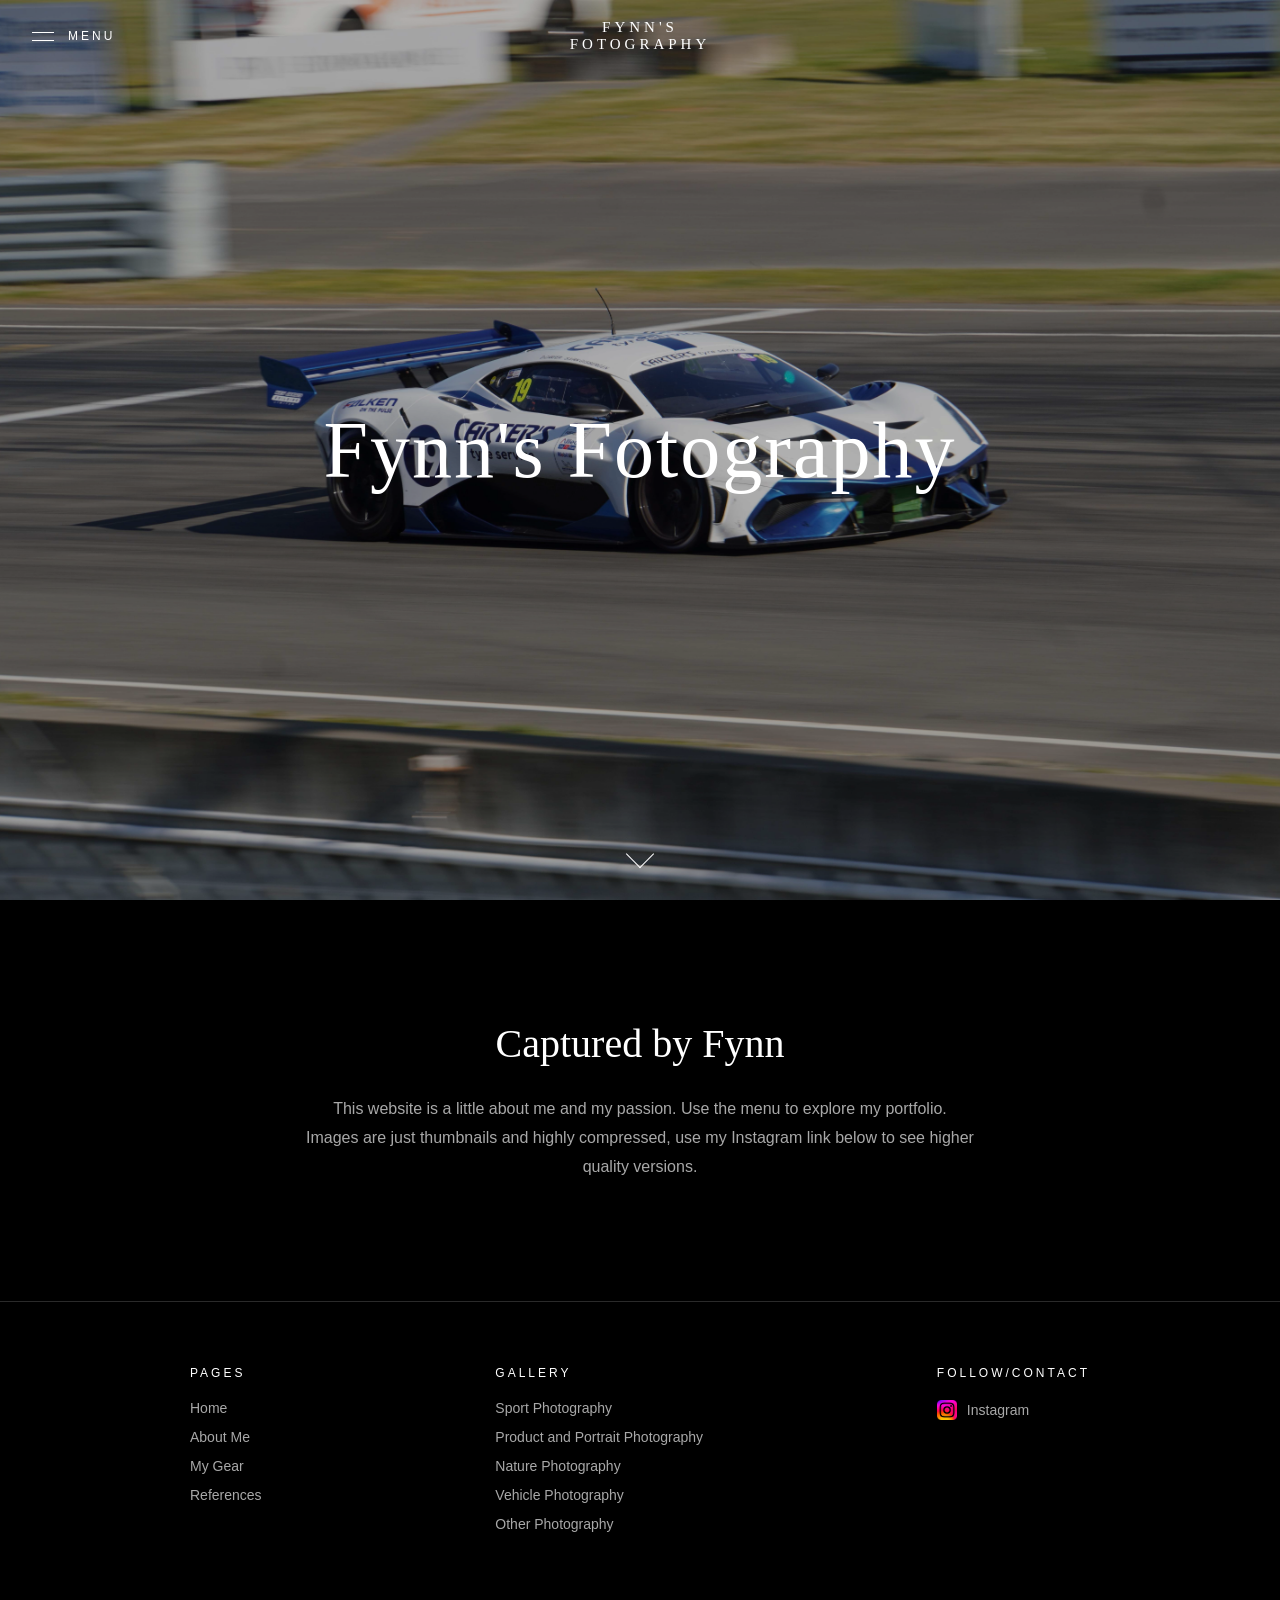
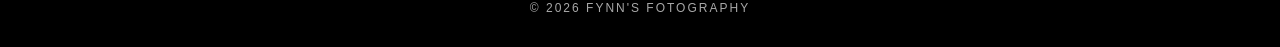
<file: index.html>
<!DOCTYPE html>
<html lang="en">
<head>
  <meta charset="utf-8">
  <meta name="viewport" content="width=device-width, initial-scale=1">
  <title>Fynn's Fotography</title>
  <link rel="stylesheet" href="style.css">
</head>
<body>

  <!-- top bar -->
  <header id="header">
    <button id="open-menu" class="menu-button">
      <span class="menu-icon"></span>
      Menu
    </button>
    <a href="index.html" class="logo">Fynn's Fotography</a>
  </header>

  <!-- dark background behind the menu -->
  <div id="overlay"></div>

  <!-- sliding menu -->
  <nav id="menu">
    <button id="close-menu" class="close-button">
      <span class="close-icon"></span>
      Close
    </button>

    <ul>
      <li><a href="index.html">Home<span class="arrow"></span></a></li>
      <li><a href="about.html">About Me<span class="arrow"></span></a></li>
      <li><a href="gear.html">My Gear<span class="arrow"></span></a></li>
      <li class="has-sub">
        <a href="#" id="gallery-link">Gallery<span class="arrow"></span></a>

        <!-- second panel that slides out to the right -->
        <div class="sub">
          <ul>
            <li><a href="sport.html">Sport Photography<span class="arrow"></span></a></li>
            <li><a href="product.html">Product and Portrait Photography<span class="arrow"></span></a></li>
            <li><a href="nature.html">Nature Photography<span class="arrow"></span></a></li>
            <li><a href="vehicle.html">Vehicle Photography<span class="arrow"></span></a></li>
            <li><a href="other.html">Other Photography<span class="arrow"></span></a></li>
          </ul>
        </div>
      </li>
    </ul>
  </nav>

  <!-- cover picture -->
  <section class="cover cover-index">
    <h1>Fynn's Fotography</h1>
    <a href="#intro" class="scroll-arrow"></a>
  </section>

  <!-- intro text -->
  <section id="intro" class="intro">
    <h2>Captured by Fynn</h2>
    <p>
      This website is a little about me and my passion.
      Use the menu to explore my portfolio.
    </p>
    <p>Images are just thumbnails and highly compressed, use my Instagram link below to see higher quality versions.</p>
  </section>

  <footer>
    <div class="footer-links">

      <div class="footer-column">
        <h3>Pages</h3>
        <a href="index.html">Home</a>
        <a href="about.html">About Me</a>
        <a href="gear.html">My Gear</a>
        <a href="references.html">References</a>
      </div>

      <div class="footer-column">
        <h3>Gallery</h3>
        <a href="sport.html">Sport Photography</a>
        <a href="product.html">Product and Portrait Photography</a>
        <a href="nature.html">Nature Photography</a>
        <a href="vehicle.html">Vehicle Photography</a>
        <a href="other.html">Other Photography</a>
      </div>

      <div class="footer-column">
        <h3>Follow/contact</h3>
        <a href="https://www.instagram.com/fynnsfotography/?hl=en" target="_blank" rel="noopener" class="insta-link">
          <img src="images/insta.png" alt="" class="insta-logo">
          Instagram
        </a>
      </div>

    </div>

    <p class="copyright">&copy; 2026 Fynn's Fotography</p>
  </footer>

  <script src="script.js"></script>
</body>
</html>
</file>
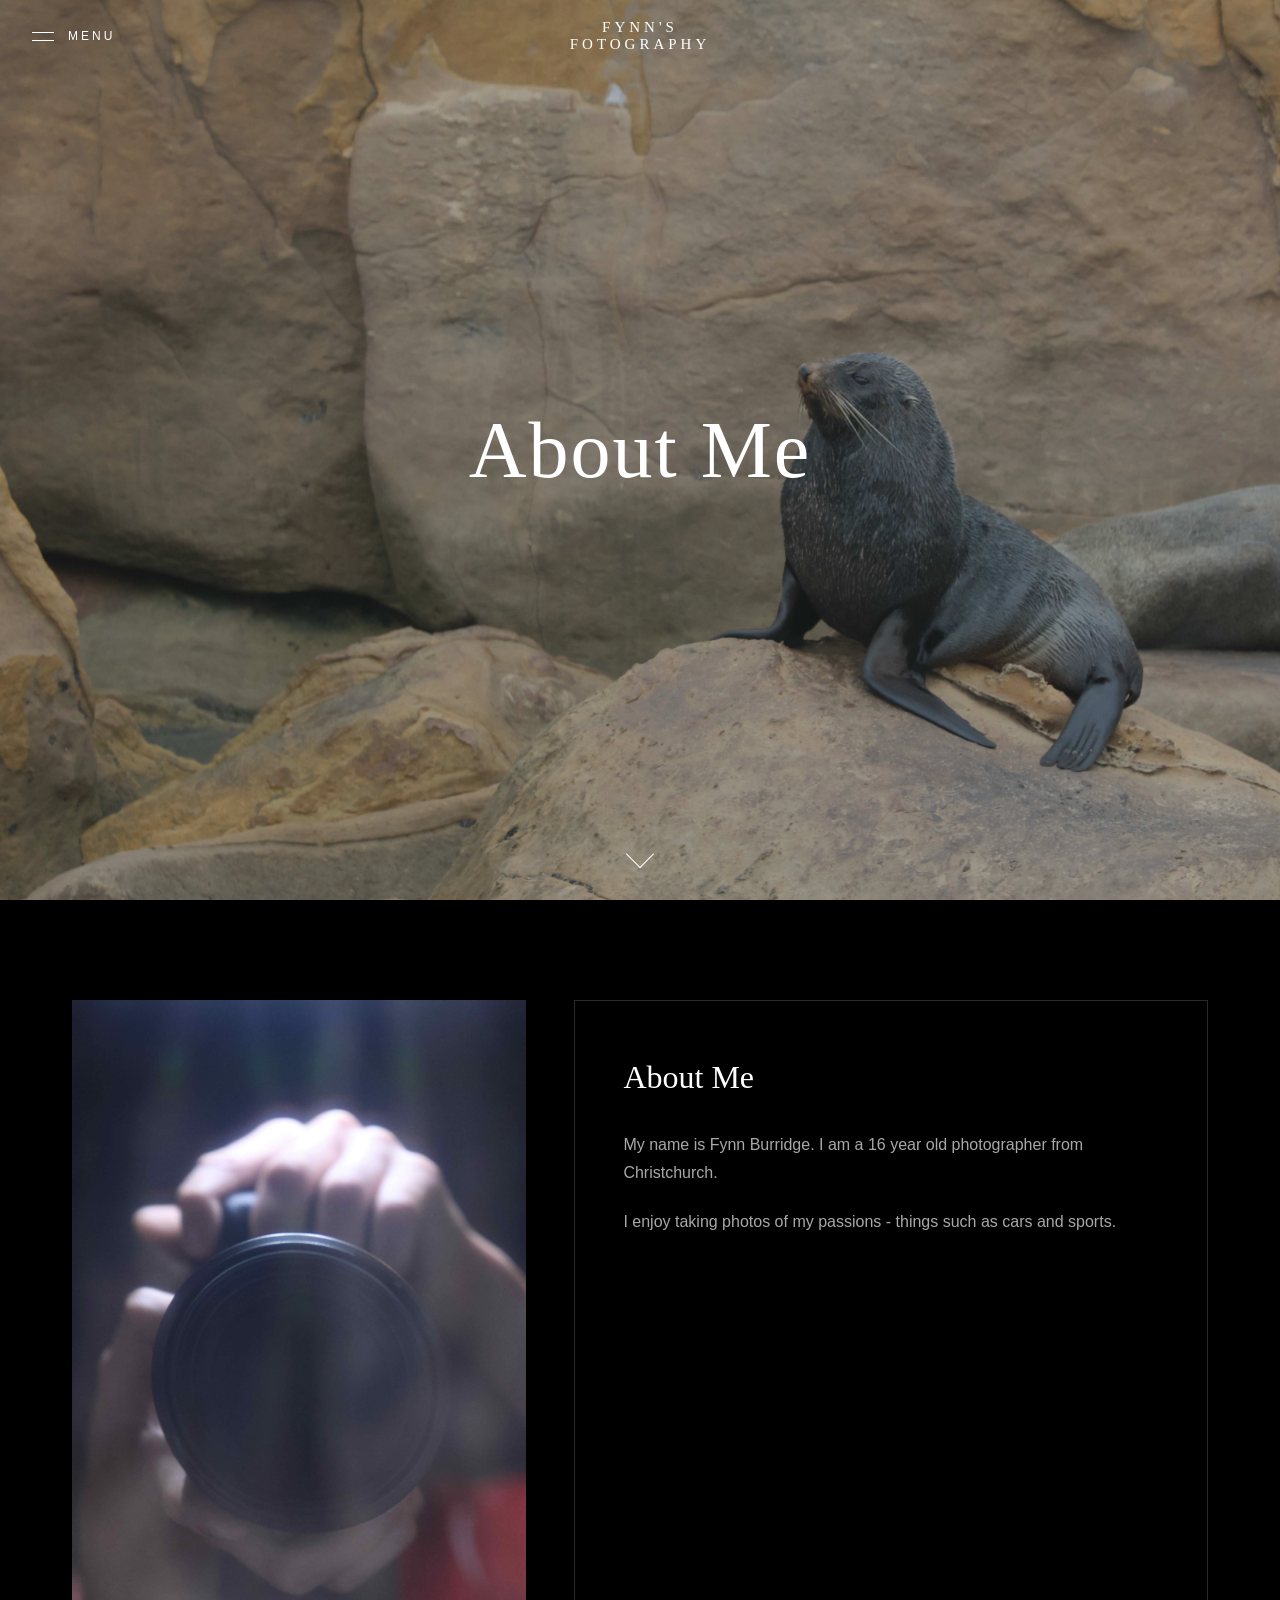
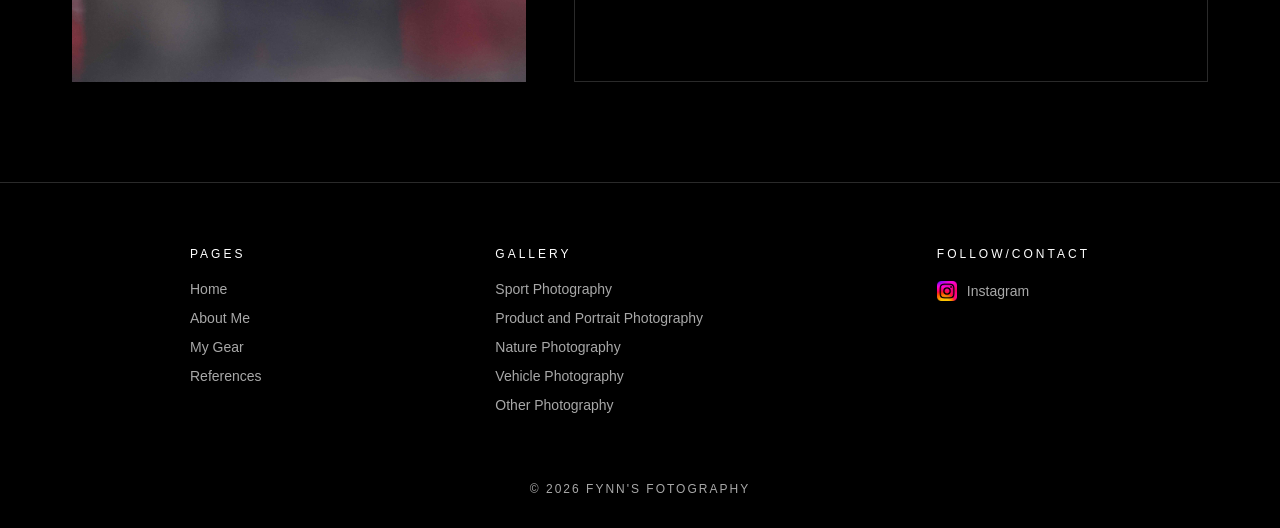
<file: about.html>
<!DOCTYPE html>
<html lang="en">
<head>
  <meta charset="utf-8">
  <meta name="viewport" content="width=device-width, initial-scale=1">
  <title>About Me | Fynn's Fotography</title>
  <link rel="stylesheet" href="style.css">
</head>
<body>

  <!-- top bar -->
  <header id="header">
    <button id="open-menu" class="menu-button">
      <span class="menu-icon"></span>
      Menu
    </button>
    <a href="index.html" class="logo">Fynn's Fotography</a>
  </header>

  <!-- dark background behind the menu -->
  <div id="overlay"></div>

  <!-- sliding menu -->
  <nav id="menu">
    <button id="close-menu" class="close-button">
      <span class="close-icon"></span>
      Close
    </button>

    <ul>
      <li><a href="index.html">Home<span class="arrow"></span></a></li>
      <li><a href="about.html">About Me<span class="arrow"></span></a></li>
      <li><a href="gear.html">My Gear<span class="arrow"></span></a></li>
      <li class="has-sub">
        <a href="#" id="gallery-link">Gallery<span class="arrow"></span></a>

        <!-- second panel that slides out to the right -->
        <div class="sub">
          <ul>
            <li><a href="sport.html">Sport Photography<span class="arrow"></span></a></li>
            <li><a href="product.html">Product and Portrait Photography<span class="arrow"></span></a></li>
            <li><a href="nature.html">Nature Photography<span class="arrow"></span></a></li>
            <li><a href="vehicle.html">Vehicle Photography<span class="arrow"></span></a></li>
            <li><a href="other.html">Other Photography<span class="arrow"></span></a></li>
          </ul>
        </div>
      </li>
    </ul>
  </nav>

  <!-- cover picture -->
  <section class="cover cover-about">
    <h1>About Me</h1>
    <a href="#content" class="scroll-arrow"></a>
  </section>

  <!-- portrait on the left, text on the right -->
  <section id="content" class="page-section">
    <div class="about-layout">
      <img src="images/cameraimage.jpg" alt="Camera image not found..." class="about-image">
      <div class="text-box">
        <h2>About Me</h2>
        <p>My name is Fynn Burridge. I am a 16 year old photographer from Christchurch.</p>
        <p>I enjoy taking photos of my passions - things such as cars and sports.</p>
      </div>
    </div>
  </section>

  <footer>
    <div class="footer-links">

      <div class="footer-column">
        <h3>Pages</h3>
        <a href="index.html">Home</a>
        <a href="about.html">About Me</a>
        <a href="gear.html">My Gear</a>
        <a href="references.html">References</a>
      </div>

      <div class="footer-column">
        <h3>Gallery</h3>
        <a href="sport.html">Sport Photography</a>
        <a href="product.html">Product and Portrait Photography</a>
        <a href="nature.html">Nature Photography</a>
        <a href="vehicle.html">Vehicle Photography</a>
        <a href="other.html">Other Photography</a>
      </div>

      <div class="footer-column">
        <h3>Follow/contact</h3>
        <a href="https://www.instagram.com/fynnsfotography/?hl=en" target="_blank" rel="noopener" class="insta-link">
          <img src="images/insta.png" alt="" class="insta-logo">
          Instagram
        </a>
      </div>

    </div>

    <p class="copyright">&copy; 2026 Fynn's Fotography</p>
  </footer>

  <script src="script.js"></script>
</body>
</html>
</file>
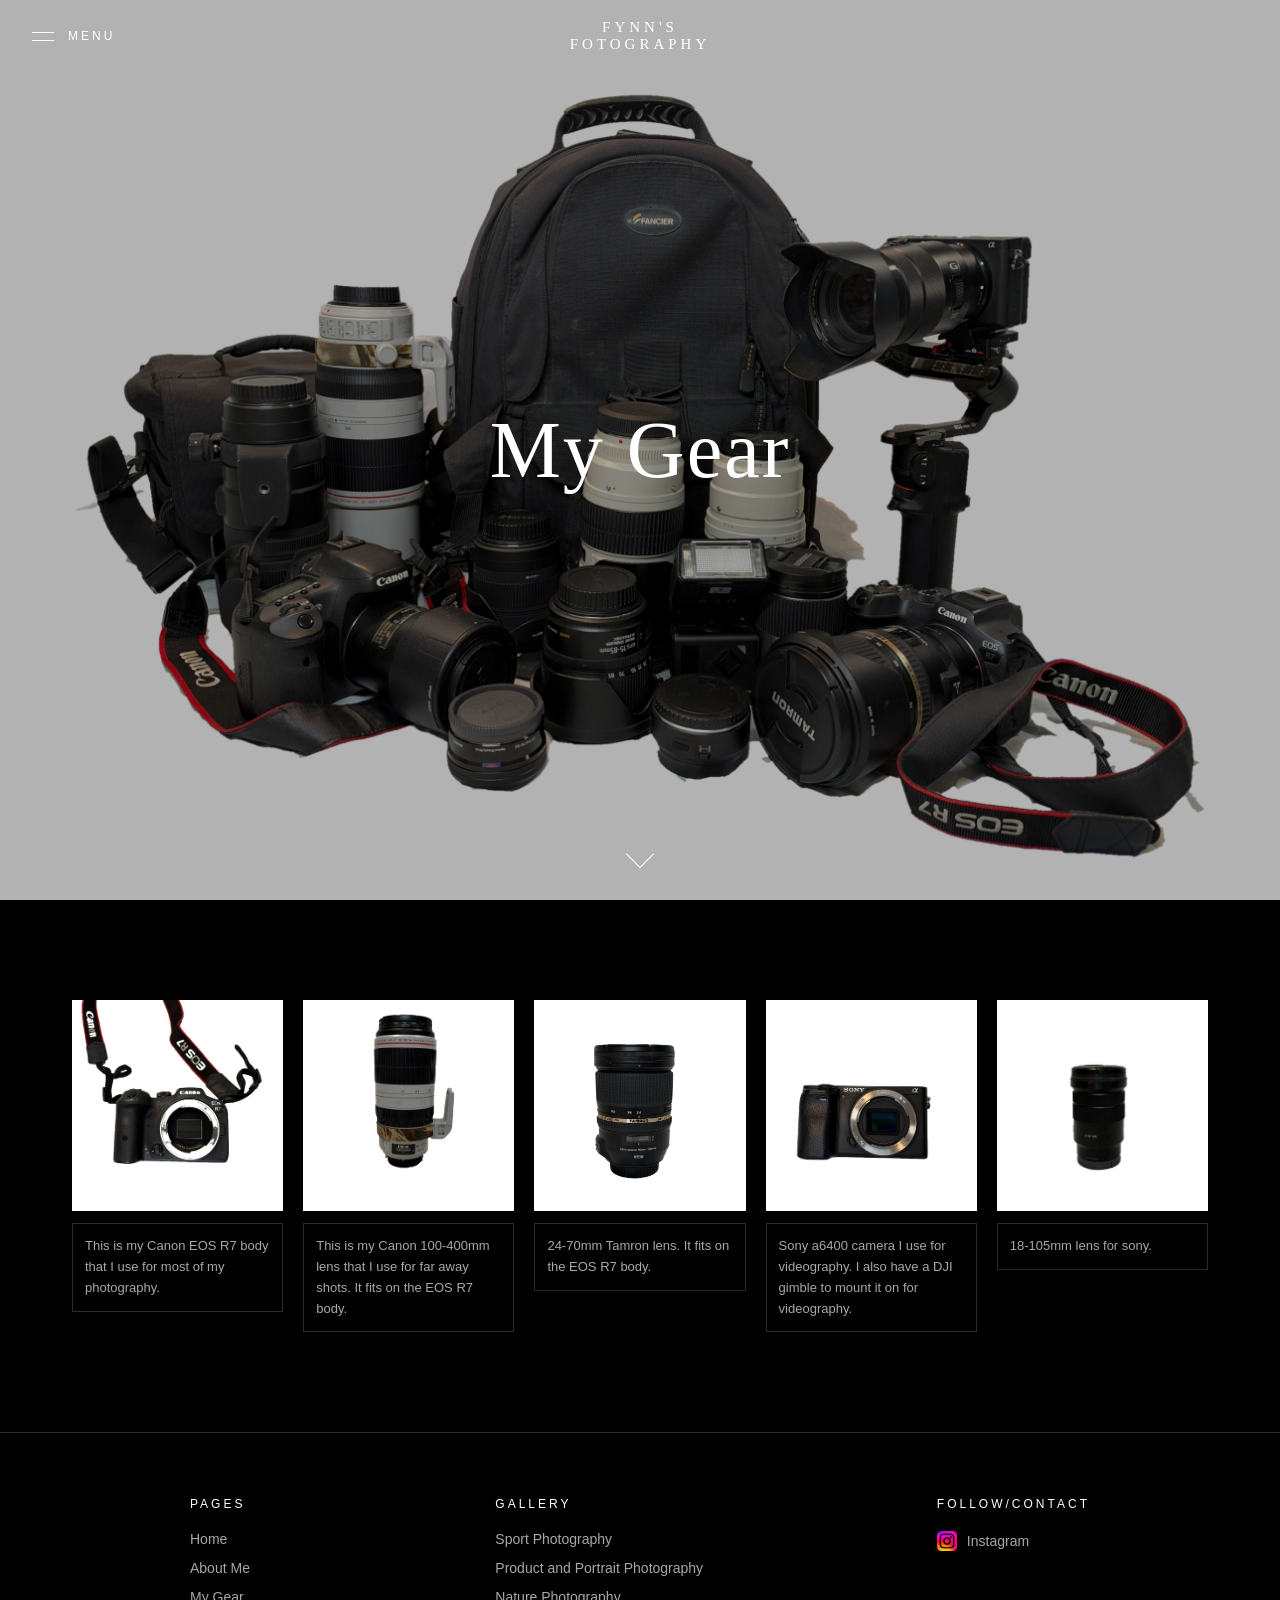
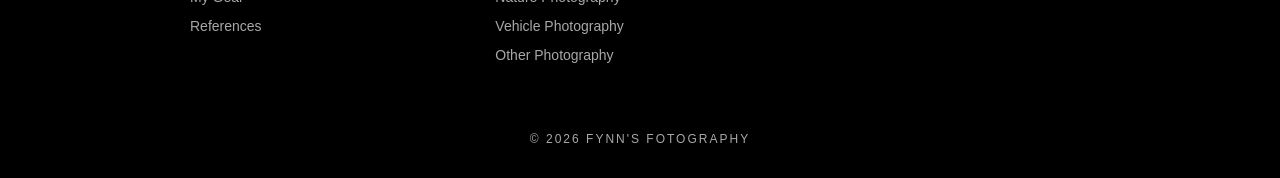
<file: gear.html>
<!DOCTYPE html>
<html lang="en">
<head>
  <meta charset="utf-8">
  <meta name="viewport" content="width=device-width, initial-scale=1">
  <title>My Gear | Fynn's Fotography</title>
  <link rel="stylesheet" href="style.css">
</head>
<body>

  <!-- top bar -->
  <header id="header">
    <button id="open-menu" class="menu-button">
      <span class="menu-icon"></span>
      Menu
    </button>
    <a href="index.html" class="logo">Fynn's Fotography</a>
  </header>

  <!-- dark background behind the menu -->
  <div id="overlay"></div>

  <!-- sliding menu -->
  <nav id="menu">
    <button id="close-menu" class="close-button">
      <span class="close-icon"></span>
      Close
    </button>

    <ul>
      <li><a href="index.html">Home<span class="arrow"></span></a></li>
      <li><a href="about.html">About Me<span class="arrow"></span></a></li>
      <li><a href="gear.html">My Gear<span class="arrow"></span></a></li>
      <li class="has-sub">
        <a href="#" id="gallery-link">Gallery<span class="arrow"></span></a>

        <!-- second panel that slides out to the right -->
        <div class="sub">
          <ul>
            <li><a href="sport.html">Sport Photography<span class="arrow"></span></a></li>
            <li><a href="product.html">Product and Portrait Photography<span class="arrow"></span></a></li>
            <li><a href="nature.html">Nature Photography<span class="arrow"></span></a></li>
            <li><a href="vehicle.html">Vehicle Photography<span class="arrow"></span></a></li>
            <li><a href="other.html">Other Photography<span class="arrow"></span></a></li>
          </ul>
        </div>
      </li>
    </ul>
  </nav>

  <!-- cover picture -->
  <section class="cover cover-mygear">
    <h1>My Gear</h1>
    <a href="#content" class="scroll-arrow"></a>
  </section>

  <!-- 5 square images in a row, each with a small text box -->
  <section id="content" class="page-section">
    <div class="gear-row">
      <div class="gear-item">
        <img src="images/eos.jpg" alt="Gear 1">
        <p>This is my Canon EOS R7 body that I use for most of my photography.</p>
      </div>
      <div class="gear-item">
        <img src="images/400mm.jpg" alt="Gear 2">
        <p>This is my Canon 100-400mm lens that I use for far away shots. It fits on the EOS R7 body.</p>
      </div>
      <div class="gear-item">
        <img src="images/tamron.jpg" alt="Gear 3">
        <p>24-70mm Tamron lens. It fits on the EOS R7 body.</p>
      </div>
      <div class="gear-item">
        <img src="images/sonybody.jpg" alt="Gear 4">
        <p>Sony a6400 camera I use for videography. I also have a DJI gimble to mount it on for videography.</p>
      </div>
      <div class="gear-item">
        <img src="images/sonylens.jpg" alt="Gear 5">
        <p>18-105mm lens for sony.</p>
      </div>
    </div>
  </section>

  <footer>
    <div class="footer-links">

      <div class="footer-column">
        <h3>Pages</h3>
        <a href="index.html">Home</a>
        <a href="about.html">About Me</a>
        <a href="gear.html">My Gear</a>
        <a href="references.html">References</a>
      </div>

      <div class="footer-column">
        <h3>Gallery</h3>
        <a href="sport.html">Sport Photography</a>
        <a href="product.html">Product and Portrait Photography</a>
        <a href="nature.html">Nature Photography</a>
        <a href="vehicle.html">Vehicle Photography</a>
        <a href="other.html">Other Photography</a>
      </div>

      <div class="footer-column">
        <h3>Follow/contact</h3>
        <a href="https://www.instagram.com/fynnsfotography/?hl=en" target="_blank" rel="noopener" class="insta-link">
          <img src="images/insta.png" alt="" class="insta-logo">
          Instagram
        </a>
      </div>

    </div>

    <p class="copyright">&copy; 2026 Fynn's Fotography</p>
  </footer>

  <script src="script.js"></script>
</body>
</html>
</file>
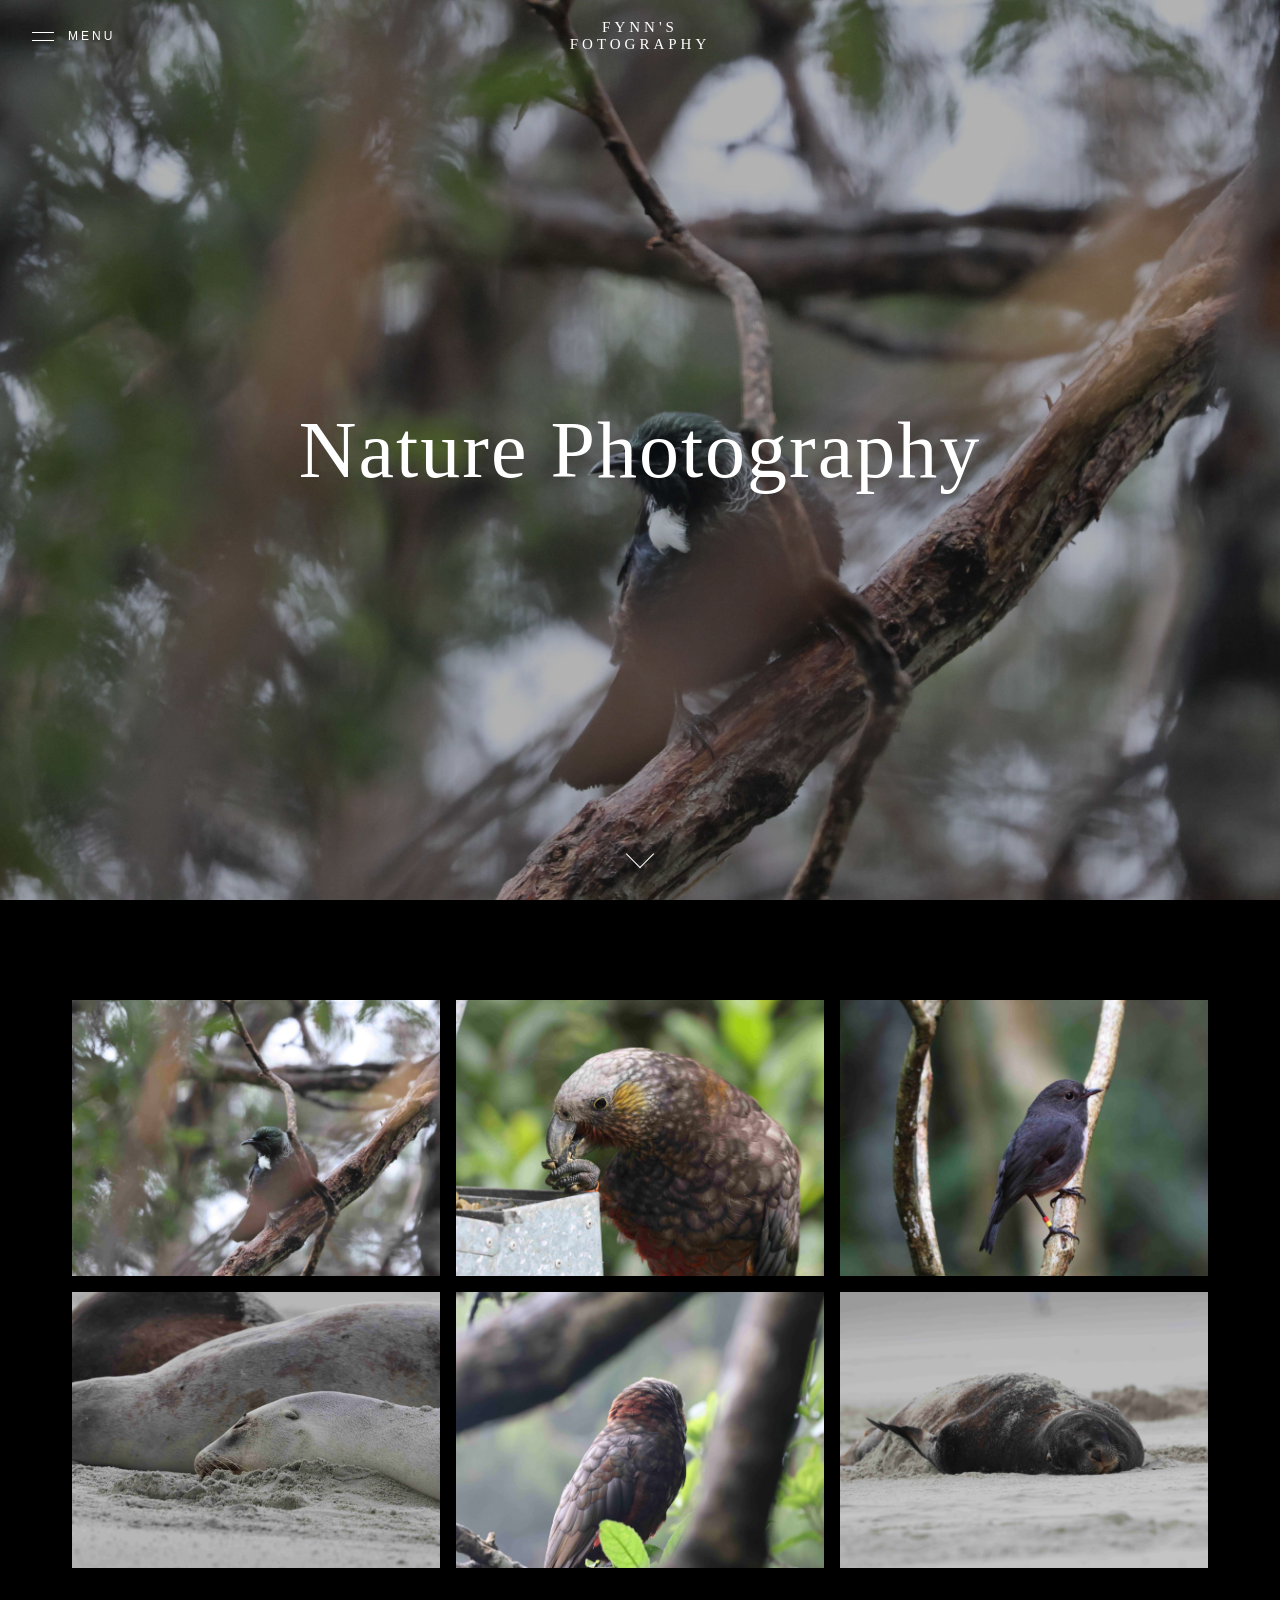
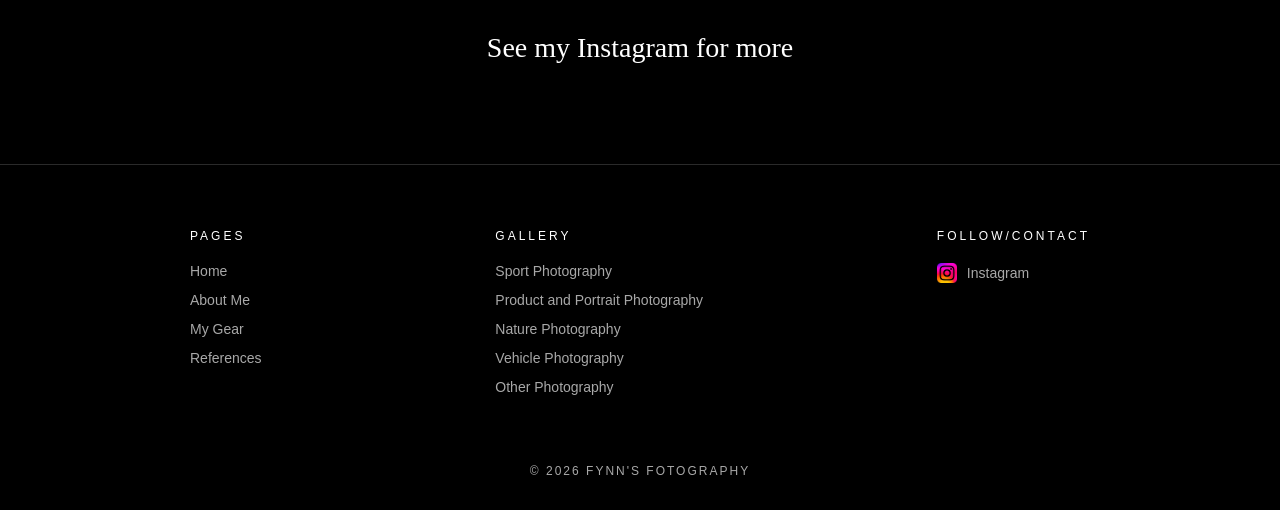
<file: nature.html>
<!DOCTYPE html>
<html lang="en">
<head>
  <meta charset="utf-8">
  <meta name="viewport" content="width=device-width, initial-scale=1">
  <title>Nature Photography | Fynn's Fotography</title>
  <link rel="stylesheet" href="style.css">
</head>
<body>

  <!-- top bar -->
  <header id="header">
    <button id="open-menu" class="menu-button">
      <span class="menu-icon"></span>
      Menu
    </button>
    <a href="index.html" class="logo">Fynn's Fotography</a>
  </header>

  <!-- dark background behind the menu -->
  <div id="overlay"></div>

  <!-- sliding menu -->
  <nav id="menu">
    <button id="close-menu" class="close-button">
      <span class="close-icon"></span>
      Close
    </button>

    <ul>
      <li><a href="index.html">Home<span class="arrow"></span></a></li>
      <li><a href="about.html">About Me<span class="arrow"></span></a></li>
      <li><a href="gear.html">My Gear<span class="arrow"></span></a></li>
      <li class="has-sub">
        <a href="#" id="gallery-link">Gallery<span class="arrow"></span></a>

        <!-- second panel that slides out to the right -->
        <div class="sub">
          <ul>
            <li><a href="sport.html">Sport Photography<span class="arrow"></span></a></li>
            <li><a href="product.html">Product and Portrait Photography<span class="arrow"></span></a></li>
            <li><a href="nature.html">Nature Photography<span class="arrow"></span></a></li>
            <li><a href="vehicle.html">Vehicle Photography<span class="arrow"></span></a></li>
            <li><a href="other.html">Other Photography<span class="arrow"></span></a></li>
          </ul>
        </div>
      </li>
    </ul>
  </nav>

  <!-- cover picture -->
  <section class="cover cover-nature">
    <h1>Nature Photography</h1>
    <a href="#content" class="scroll-arrow"></a>
  </section>

  <!-- 6 photos in a grid -->
  <section id="content" class="page-section">
    <div class="photo-grid">
      <img src="images/nature1.jpg" alt="Nature Photography 1">
      <img src="images/nature2.jpg" alt="Nature Photography 2">
      <img src="images/nature3.jpg" alt="Nature Photography 3">
      <img src="images/nature4.jpg" alt="Nature Photography 4">
      <img src="images/nature5.jpg" alt="Nature Photography 5">
      <img src="images/nature6.jpg" alt="Nature Photography 6">
    </div>

    <h2 class="more-heading">
      <a href="https://www.instagram.com/fynnsfotography/?hl=en" target="_blank" rel="noopener">See my Instagram for more</a>
    </h2>
  </section>

  <footer>
    <div class="footer-links">

      <div class="footer-column">
        <h3>Pages</h3>
        <a href="index.html">Home</a>
        <a href="about.html">About Me</a>
        <a href="gear.html">My Gear</a>
        <a href="references.html">References</a>
      </div>

      <div class="footer-column">
        <h3>Gallery</h3>
        <a href="sport.html">Sport Photography</a>
        <a href="product.html">Product and Portrait Photography</a>
        <a href="nature.html">Nature Photography</a>
        <a href="vehicle.html">Vehicle Photography</a>
        <a href="other.html">Other Photography</a>
      </div>

      <div class="footer-column">
        <h3>Follow/contact</h3>
        <a href="https://www.instagram.com/fynnsfotography/?hl=en" target="_blank" rel="noopener" class="insta-link">
          <img src="images/insta.png" alt="" class="insta-logo">
          Instagram
        </a>
      </div>

    </div>

    <p class="copyright">&copy; 2026 Fynn's Fotography</p>
  </footer>

  <script src="script.js"></script>
</body>
</html>
</file>
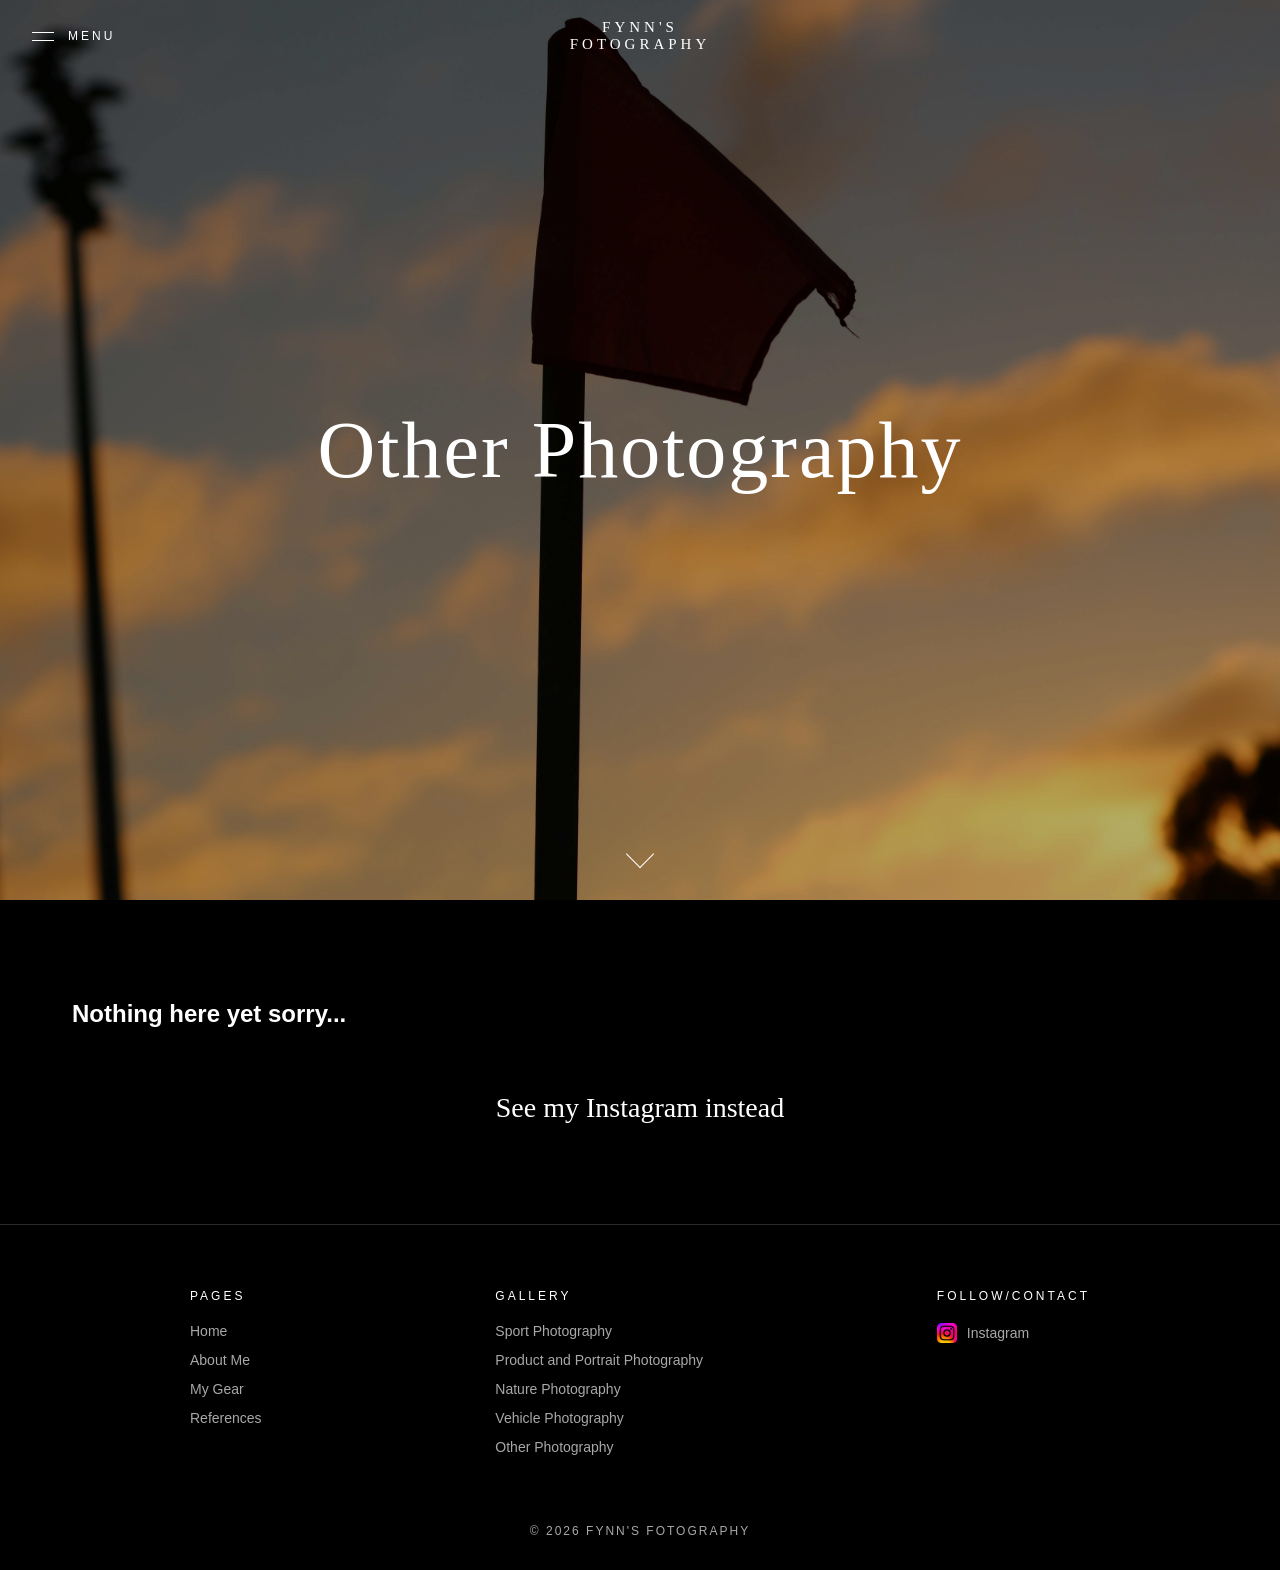
<file: other.html>
<!DOCTYPE html>
<html lang="en">
<head>
  <meta charset="utf-8">
  <meta name="viewport" content="width=device-width, initial-scale=1">
  <title>Other Photography | Fynn's Fotography</title>
  <link rel="stylesheet" href="style.css">
</head>
<body>

  <!-- top bar -->
  <header id="header">
    <button id="open-menu" class="menu-button">
      <span class="menu-icon"></span>
      Menu
    </button>
    <a href="index.html" class="logo">Fynn's Fotography</a>
  </header>

  <!-- dark background behind the menu -->
  <div id="overlay"></div>

  <!-- sliding menu -->
  <nav id="menu">
    <button id="close-menu" class="close-button">
      <span class="close-icon"></span>
      Close
    </button>

    <ul>
      <li><a href="index.html">Home<span class="arrow"></span></a></li>
      <li><a href="about.html">About Me<span class="arrow"></span></a></li>
      <li><a href="gear.html">My Gear<span class="arrow"></span></a></li>
      <li class="has-sub">
        <a href="#" id="gallery-link">Gallery<span class="arrow"></span></a>

        <!-- second panel that slides out to the right -->
        <div class="sub">
          <ul>
            <li><a href="sport.html">Sport Photography<span class="arrow"></span></a></li>
            <li><a href="product.html">Product and Portrait Photography<span class="arrow"></span></a></li>
            <li><a href="nature.html">Nature Photography<span class="arrow"></span></a></li>
            <li><a href="vehicle.html">Vehicle Photography<span class="arrow"></span></a></li>
            <li><a href="other.html">Other Photography<span class="arrow"></span></a></li>
          </ul>
        </div>
      </li>
    </ul>
  </nav>

  <!-- cover picture -->
  <section class="cover cover-other">
    <h1>Other Photography</h1>
    <a href="#content" class="scroll-arrow"></a>
  </section>

  <!-- 6 photos in a grid -->
  <section id="content" class="page-section">
    
    <h2>Nothing here yet sorry...</h2>

    <h2 class="more-heading">
      <a href="https://www.instagram.com/fynnsfotography/?hl=en" target="_blank" rel="noopener">See my Instagram instead</a>
    </h2>
  </section>

  <footer>
    <div class="footer-links">

      <div class="footer-column">
        <h3>Pages</h3>
        <a href="index.html">Home</a>
        <a href="about.html">About Me</a>
        <a href="gear.html">My Gear</a>
        <a href="references.html">References</a>
      </div>

      <div class="footer-column">
        <h3>Gallery</h3>
        <a href="sport.html">Sport Photography</a>
        <a href="product.html">Product and Portrait Photography</a>
        <a href="nature.html">Nature Photography</a>
        <a href="vehicle.html">Vehicle Photography</a>
        <a href="other.html">Other Photography</a>
      </div>

      <div class="footer-column">
        <h3>Follow/contact</h3>
        <a href="https://www.instagram.com/fynnsfotography/?hl=en" target="_blank" rel="noopener" class="insta-link">
          <img src="images/insta.png" alt="" class="insta-logo">
          Instagram
        </a>
      </div>

    </div>

    <p class="copyright">&copy; 2026 Fynn's Fotography</p>
  </footer>

  <script src="script.js"></script>
</body>
</html>
</file>
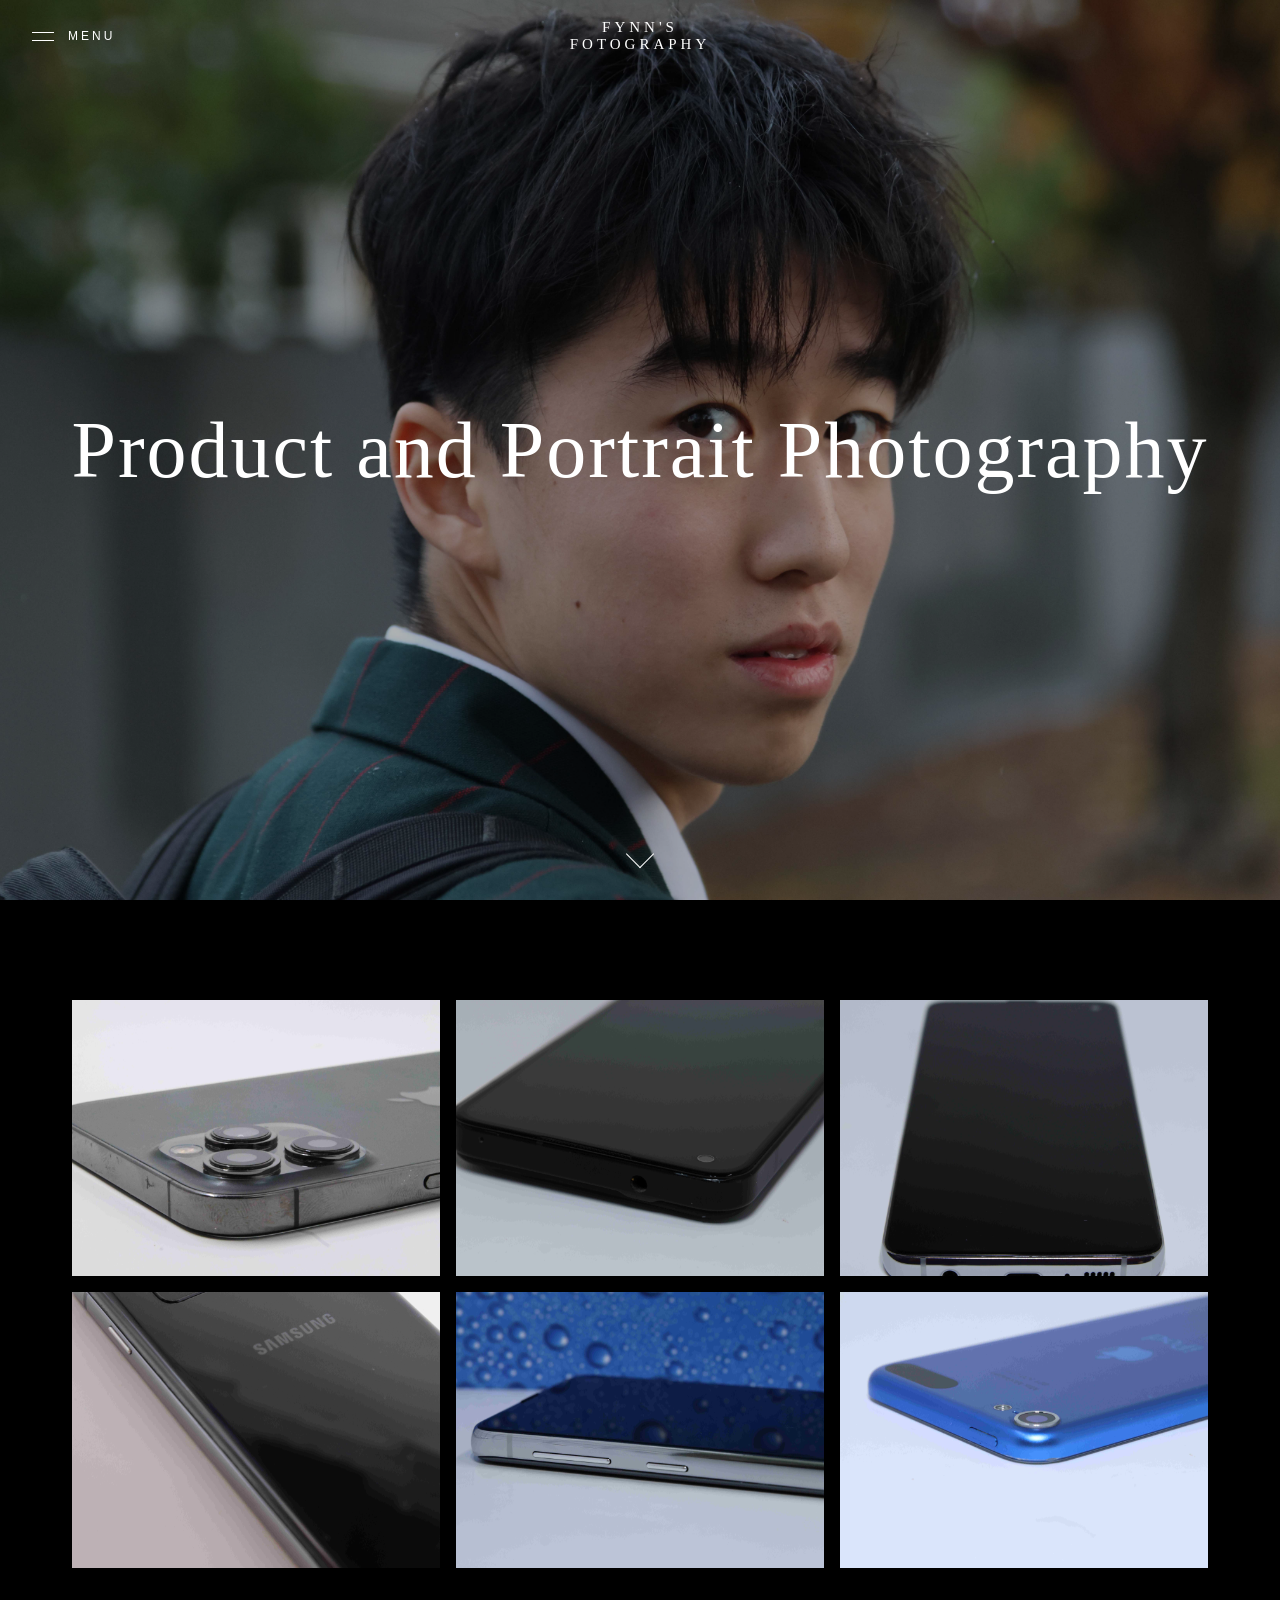
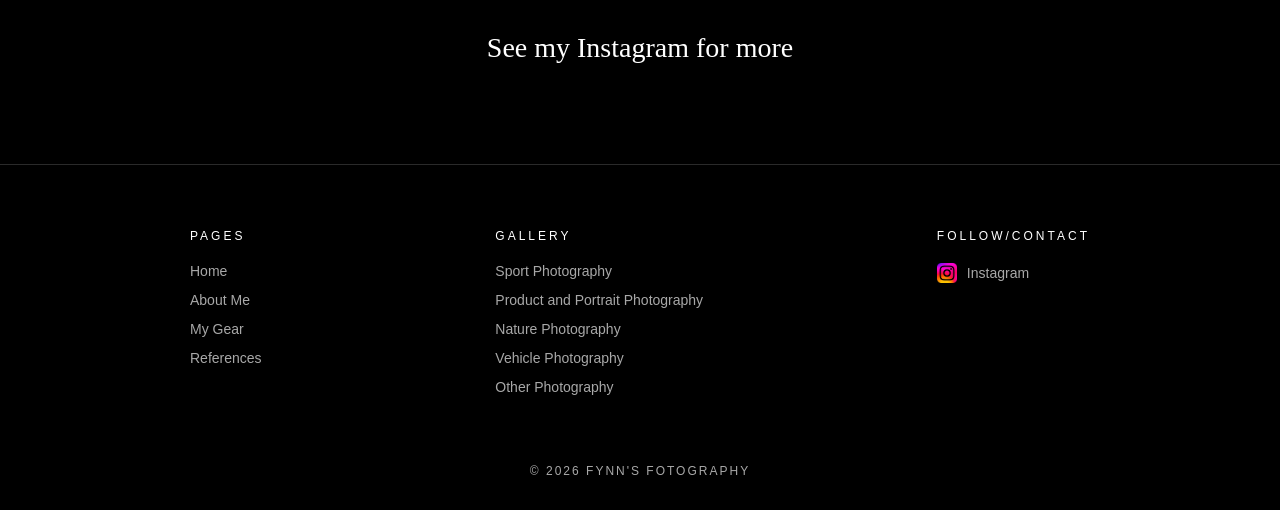
<file: product.html>
<!DOCTYPE html>
<html lang="en">
<head>
  <meta charset="utf-8">
  <meta name="viewport" content="width=device-width, initial-scale=1">
  <title>Product and Portrait Photography | Fynn's Fotography</title>
  <link rel="stylesheet" href="style.css">
</head>
<body>

  <!-- top bar -->
  <header id="header">
    <button id="open-menu" class="menu-button">
      <span class="menu-icon"></span>
      Menu
    </button>
    <a href="index.html" class="logo">Fynn's Fotography</a>
  </header>

  <!-- dark background behind the menu -->
  <div id="overlay"></div>

  <!-- sliding menu -->
  <nav id="menu">
    <button id="close-menu" class="close-button">
      <span class="close-icon"></span>
      Close
    </button>

    <ul>
      <li><a href="index.html">Home<span class="arrow"></span></a></li>
      <li><a href="about.html">About Me<span class="arrow"></span></a></li>
      <li><a href="gear.html">My Gear<span class="arrow"></span></a></li>
      <li class="has-sub">
        <a href="#" id="gallery-link">Gallery<span class="arrow"></span></a>

        <!-- second panel that slides out to the right -->
        <div class="sub">
          <ul>
            <li><a href="sport.html">Sport Photography<span class="arrow"></span></a></li>
            <li><a href="product.html">Product and Portrait Photography<span class="arrow"></span></a></li>
            <li><a href="nature.html">Nature Photography<span class="arrow"></span></a></li>
            <li><a href="vehicle.html">Vehicle Photography<span class="arrow"></span></a></li>
            <li><a href="other.html">Other Photography<span class="arrow"></span></a></li>
          </ul>
        </div>
      </li>
    </ul>
  </nav>

  <!-- cover picture -->
  <section class="cover cover-product">
    <h1>Product and Portrait Photography</h1>
    <a href="#content" class="scroll-arrow"></a>
  </section>

  <!-- 6 photos in a grid -->
  <section id="content" class="page-section">
    <div class="photo-grid">
      <img src="images/product1.jpg" alt="Product Photography 1">
      <img src="images/product2.jpg" alt="Product Photography 2">
      <img src="images/product3.jpg" alt="Product Photography 3">
      <img src="images/product4.jpg" alt="Product Photography 4">
      <img src="images/product5.jpg" alt="Product Photography 5">
      <img src="images/product6.jpg" alt="Product Photography 6">
    </div>

    <h2 class="more-heading">
      <a href="https://www.instagram.com/fynnsfotography/?hl=en" target="_blank" rel="noopener">See my Instagram for more</a>
    </h2>
  </section>

  <footer>
    <div class="footer-links">

      <div class="footer-column">
        <h3>Pages</h3>
        <a href="index.html">Home</a>
        <a href="about.html">About Me</a>
        <a href="gear.html">My Gear</a>
        <a href="references.html">References</a>
      </div>

      <div class="footer-column">
        <h3>Gallery</h3>
        <a href="sport.html">Sport Photography</a>
        <a href="product.html">Product and Portrait Photography</a>
        <a href="nature.html">Nature Photography</a>
        <a href="vehicle.html">Vehicle Photography</a>
        <a href="other.html">Other Photography</a>
      </div>

      <div class="footer-column">
        <h3>Follow/contact</h3>
        <a href="https://www.instagram.com/fynnsfotography/?hl=en" target="_blank" rel="noopener" class="insta-link">
          <img src="images/insta.png" alt="" class="insta-logo">
          Instagram
        </a>
      </div>

    </div>

    <p class="copyright">&copy; 2026 Fynn's Fotography</p>
  </footer>

  <script src="script.js"></script>
</body>
</html>
</file>
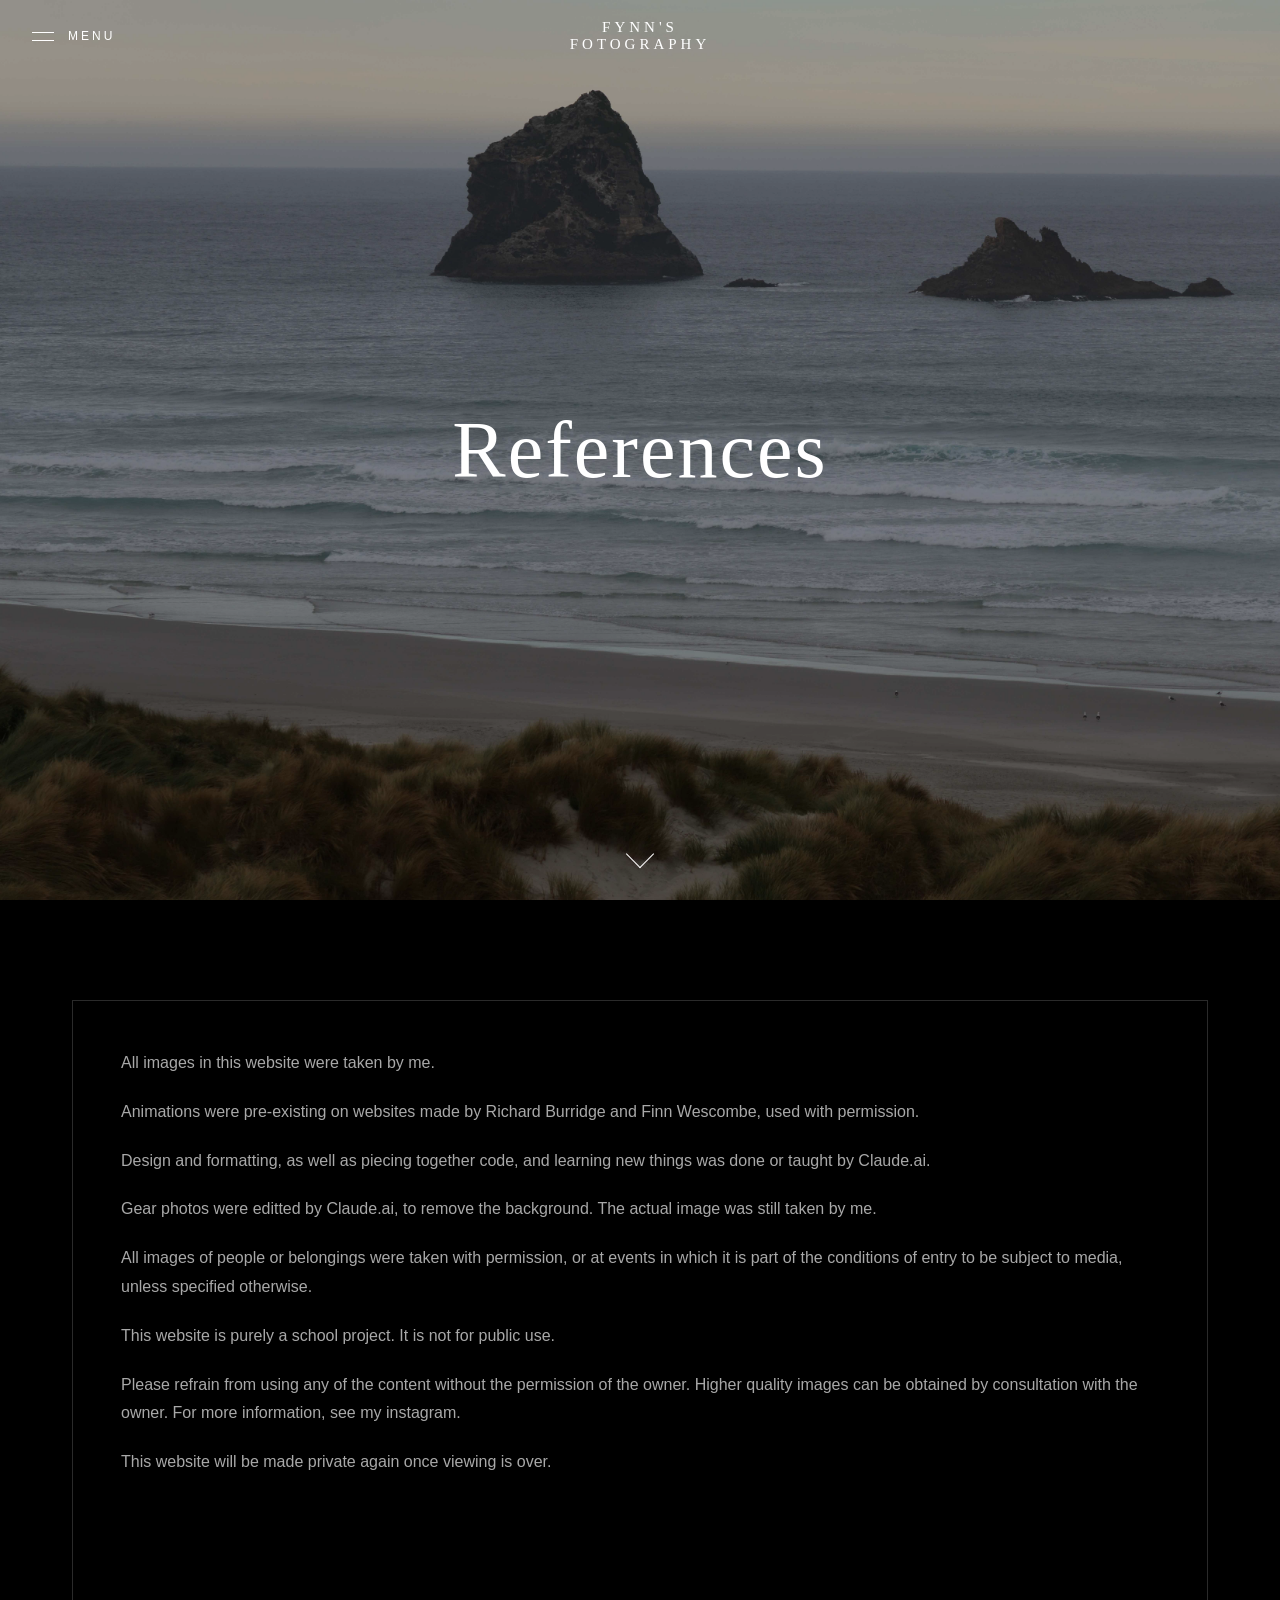
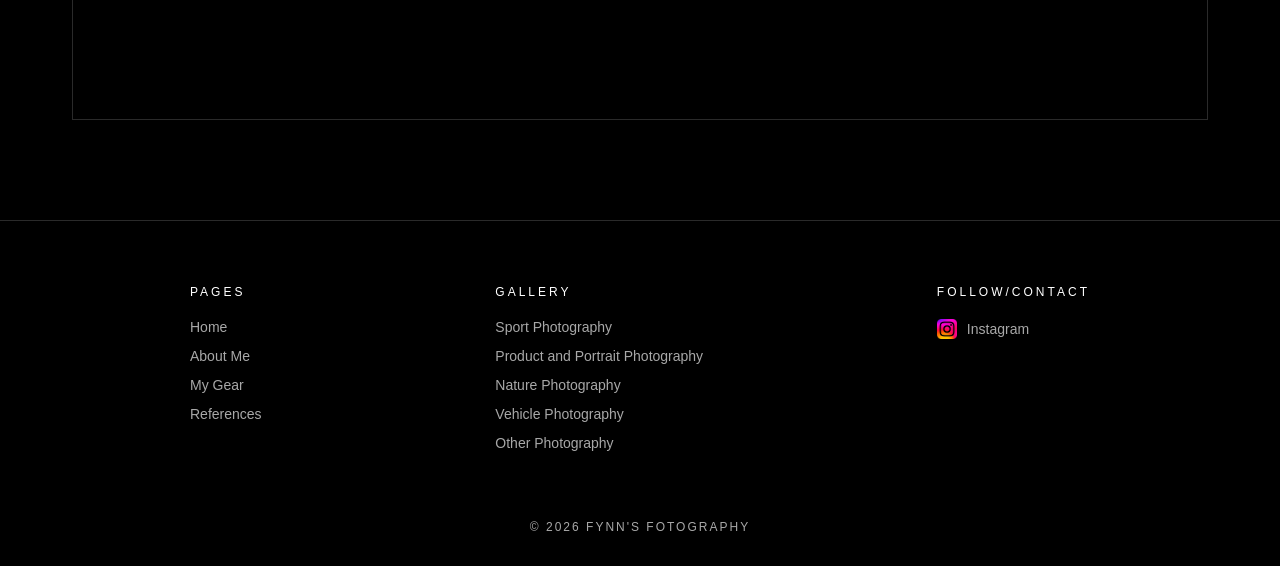
<file: references.html>
<!DOCTYPE html>
<html lang="en">
<head>
  <meta charset="utf-8">
  <meta name="viewport" content="width=device-width, initial-scale=1">
  <title>References | Fynn's Fotography</title>
  <link rel="stylesheet" href="style.css">
</head>
<body>

  <!-- top bar -->
  <header id="header">
    <button id="open-menu" class="menu-button">
      <span class="menu-icon"></span>
      Menu
    </button>
    <a href="index.html" class="logo">Fynn's Fotography</a>
  </header>

  <!-- dark background behind the menu -->
  <div id="overlay"></div>

  <!-- sliding menu -->
  <nav id="menu">
    <button id="close-menu" class="close-button">
      <span class="close-icon"></span>
      Close
    </button>

    <ul>
      <li><a href="index.html">Home<span class="arrow"></span></a></li>
      <li><a href="about.html">About Me<span class="arrow"></span></a></li>
      <li><a href="gear.html">My Gear<span class="arrow"></span></a></li>
      <li class="has-sub">
        <a href="#" id="gallery-link">Gallery<span class="arrow"></span></a>

        <!-- second panel that slides out to the right -->
        <div class="sub">
          <ul>
            <li><a href="sport.html">Sport Photography<span class="arrow"></span></a></li>
            <li><a href="product.html">Product and Portrait Photography<span class="arrow"></span></a></li>
            <li><a href="nature.html">Nature Photography<span class="arrow"></span></a></li>
            <li><a href="vehicle.html">Vehicle Photography<span class="arrow"></span></a></li>
            <li><a href="other.html">Other Photography<span class="arrow"></span></a></li>
          </ul>
        </div>
      </li>
    </ul>
  </nav>

  <!-- cover picture -->
  <section class="cover cover-references">
    <h1>References</h1>
    <a href="#content" class="scroll-arrow"></a>
  </section>

  <!-- one big text box -->
  <section id="content" class="page-section">
    <div class="text-box reference-box">
      <p>All images in this website were taken by me.</p>
      <p>Animations were pre-existing on websites made by Richard Burridge and Finn Wescombe, used with permission.</p>
      <p>Design and formatting, as well as piecing together code, and learning new things was done or taught by Claude.ai.</p>
      <p>Gear photos were editted by Claude.ai, to remove the background. The actual image was still taken by me.</p>
      <p>All images of people or belongings were taken with permission, or at events in which it is part of the conditions of entry to be subject to media, unless specified otherwise.</p>
      <p>This website is purely a school project. It is not for public use.</p>
      <p>Please refrain from using any of the content without the permission of the owner. Higher quality images can be obtained by consultation with the owner. For more information, see my instagram.</p>
      <p>This website will be made private again once viewing is over.</p>
    </div>
  </section>

  <footer>
    <div class="footer-links">

      <div class="footer-column">
        <h3>Pages</h3>
        <a href="index.html">Home</a>
        <a href="about.html">About Me</a>
        <a href="gear.html">My Gear</a>
        <a href="references.html">References</a>
      </div>

      <div class="footer-column">
        <h3>Gallery</h3>
        <a href="sport.html">Sport Photography</a>
        <a href="product.html">Product and Portrait Photography</a>
        <a href="nature.html">Nature Photography</a>
        <a href="vehicle.html">Vehicle Photography</a>
        <a href="other.html">Other Photography</a>
      </div>

      <div class="footer-column">
        <h3>Follow/contact</h3>
        <a href="https://www.instagram.com/fynnsfotography/?hl=en" target="_blank" rel="noopener" class="insta-link">
          <img src="images/insta.png" alt="" class="insta-logo">
          Instagram
        </a>
      </div>

    </div>

    <p class="copyright">&copy; 2026 Fynn's Fotography</p>
  </footer>

  <script src="script.js"></script>
</body>
</html>
</file>
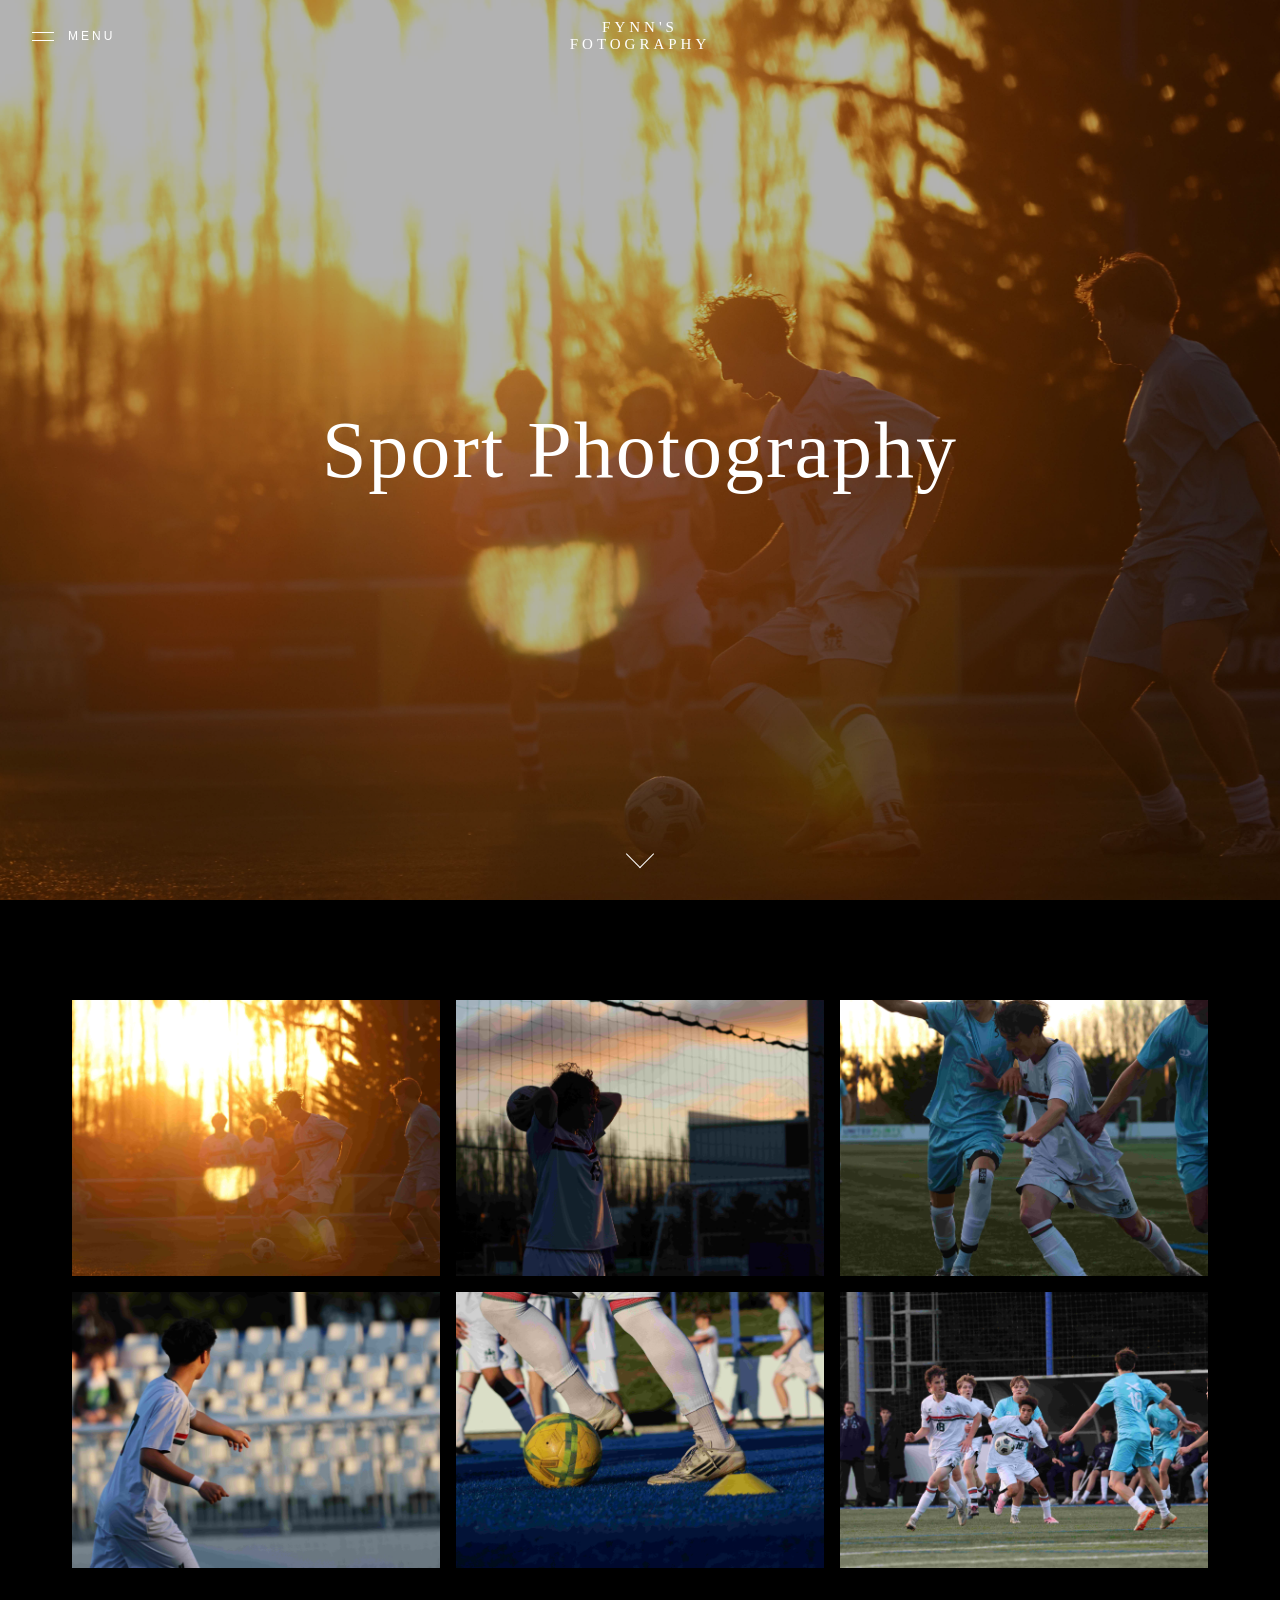
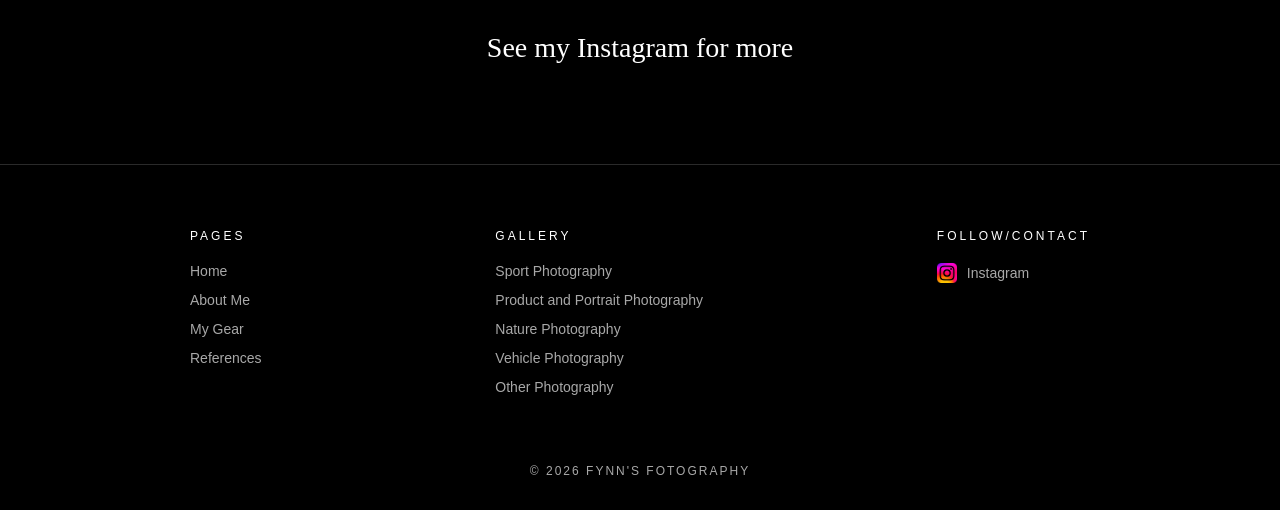
<file: sport.html>
<!DOCTYPE html>
<html lang="en">
<head>
  <meta charset="utf-8">
  <meta name="viewport" content="width=device-width, initial-scale=1">
  <title>Sport Photography | Fynn's Fotography</title>
  <link rel="stylesheet" href="style.css">
</head>
<body>

  <!-- top bar -->
  <header id="header">
    <button id="open-menu" class="menu-button">
      <span class="menu-icon"></span>
      Menu
    </button>
    <a href="index.html" class="logo">Fynn's Fotography</a>
  </header>

  <!-- dark background behind the menu -->
  <div id="overlay"></div>

  <!-- sliding menu -->
  <nav id="menu">
    <button id="close-menu" class="close-button">
      <span class="close-icon"></span>
      Close
    </button>

    <ul>
      <li><a href="index.html">Home<span class="arrow"></span></a></li>
      <li><a href="about.html">About Me<span class="arrow"></span></a></li>
      <li><a href="gear.html">My Gear<span class="arrow"></span></a></li>
      <li class="has-sub">
        <a href="#" id="gallery-link">Gallery<span class="arrow"></span></a>

        <!-- second panel that slides out to the right -->
        <div class="sub">
          <ul>
            <li><a href="sport.html">Sport Photography<span class="arrow"></span></a></li>
            <li><a href="product.html">Product and Portrait Photography<span class="arrow"></span></a></li>
            <li><a href="nature.html">Nature Photography<span class="arrow"></span></a></li>
            <li><a href="vehicle.html">Vehicle Photography<span class="arrow"></span></a></li>
            <li><a href="other.html">Other Photography<span class="arrow"></span></a></li>
          </ul>
        </div>
      </li>
    </ul>
  </nav>

  <!-- cover picture -->
  <section class="cover cover-sports">
    <h1>Sport Photography</h1>
    <a href="#content" class="scroll-arrow"></a>
  </section>

  <!-- 6 photos in a grid -->
  <section id="content" class="page-section">
    <div class="photo-grid">
      <img src="images/sport1.jpg" alt="Sport Photography 1">
      <img src="images/sport2.jpg" alt="Sport Photography 2">
      <img src="images/sport3.jpg" alt="Sport Photography 3">
      <img src="images/sport4.jpg" alt="Sport Photography 4">
      <img src="images/sport5.jpg" alt="Sport Photography 5">
      <img src="images/sport6.jpg" alt="Sport Photography 6">
    </div>

    <h2 class="more-heading">
      <a href="https://www.instagram.com/fynnsfotography/?hl=en" target="_blank" rel="noopener">See my Instagram for more</a>
    </h2>
  </section>

  <footer>
    <div class="footer-links">

      <div class="footer-column">
        <h3>Pages</h3>
        <a href="index.html">Home</a>
        <a href="about.html">About Me</a>
        <a href="gear.html">My Gear</a>
        <a href="references.html">References</a>
      </div>

      <div class="footer-column">
        <h3>Gallery</h3>
        <a href="sport.html">Sport Photography</a>
        <a href="product.html">Product and Portrait Photography</a>
        <a href="nature.html">Nature Photography</a>
        <a href="vehicle.html">Vehicle Photography</a>
        <a href="other.html">Other Photography</a>
      </div>

      <div class="footer-column">
        <h3>Follow/contact</h3>
        <a href="https://www.instagram.com/fynnsfotography/?hl=en" target="_blank" rel="noopener" class="insta-link">
          <img src="images/insta.png" alt="" class="insta-logo">
          Instagram
        </a>
      </div>

    </div>

    <p class="copyright">&copy; 2026 Fynn's Fotography</p>
  </footer>

  <script src="script.js"></script>
</body>
</html>
</file>
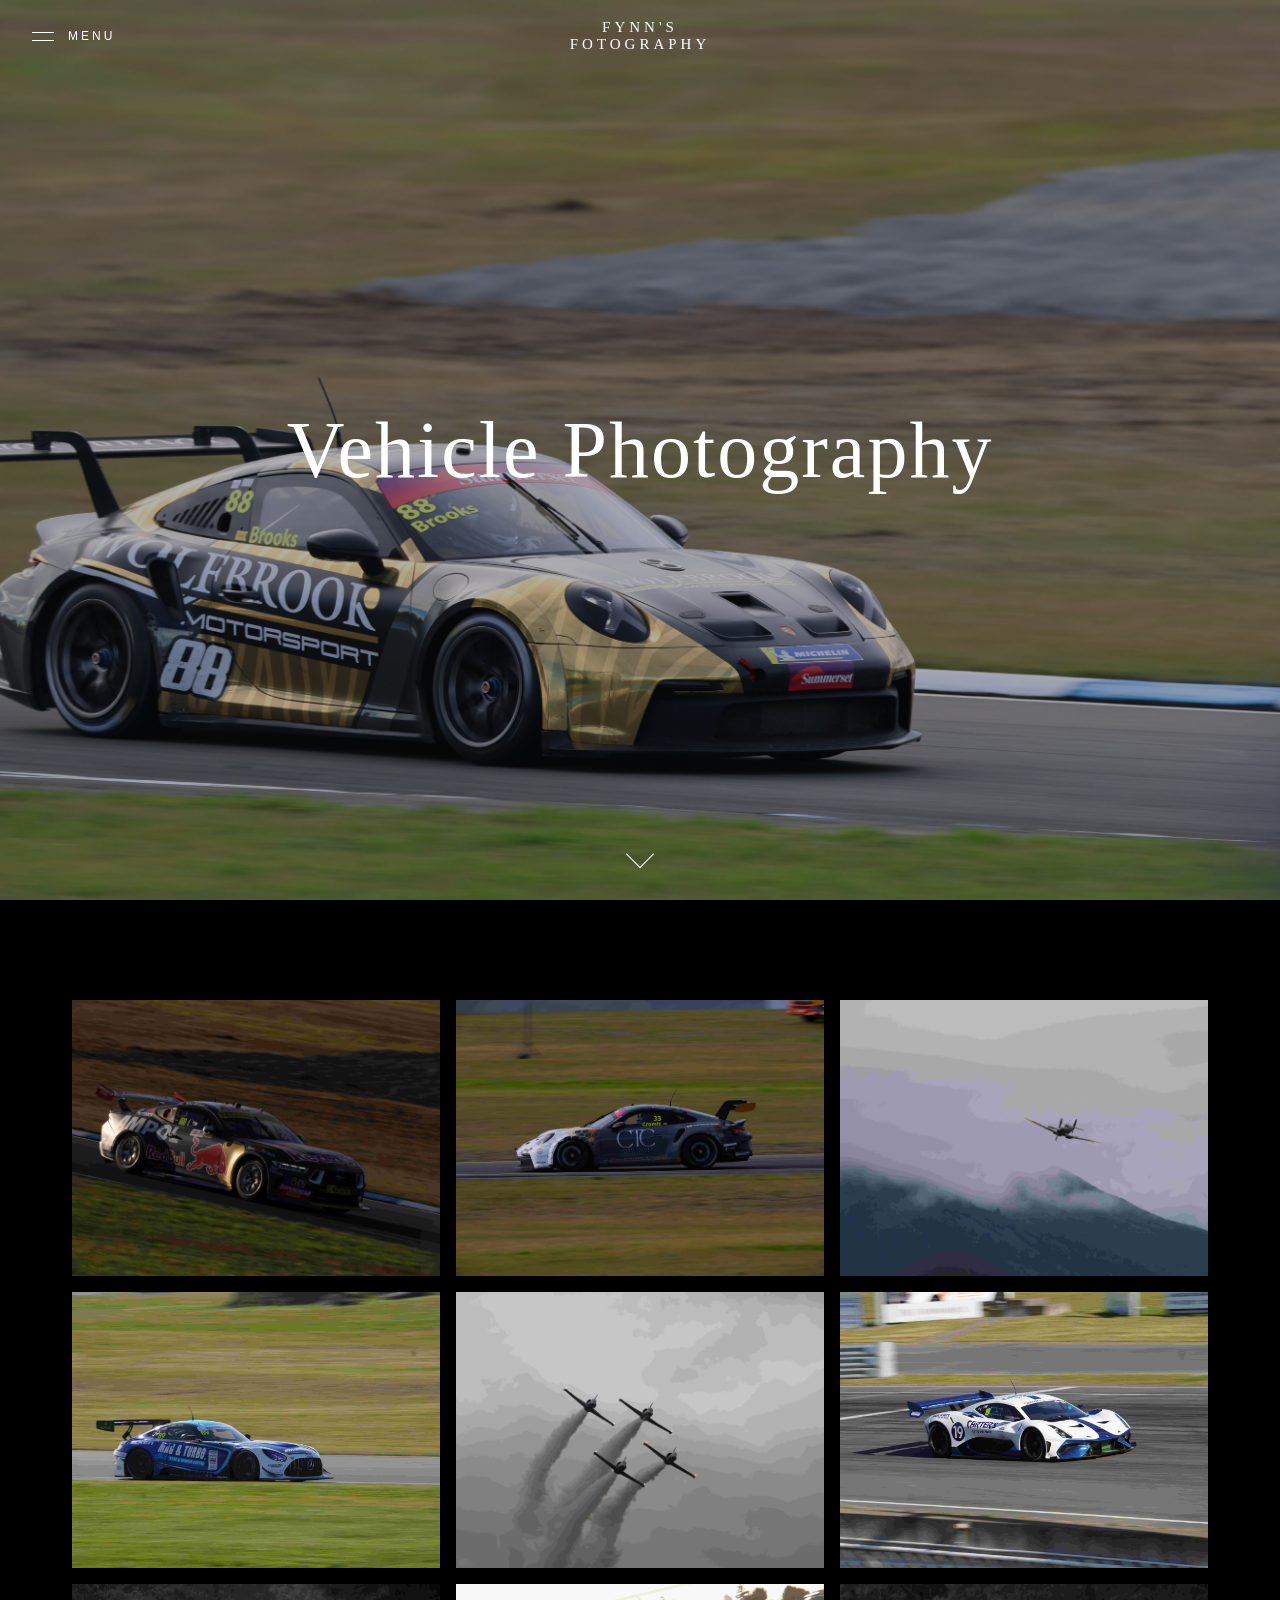
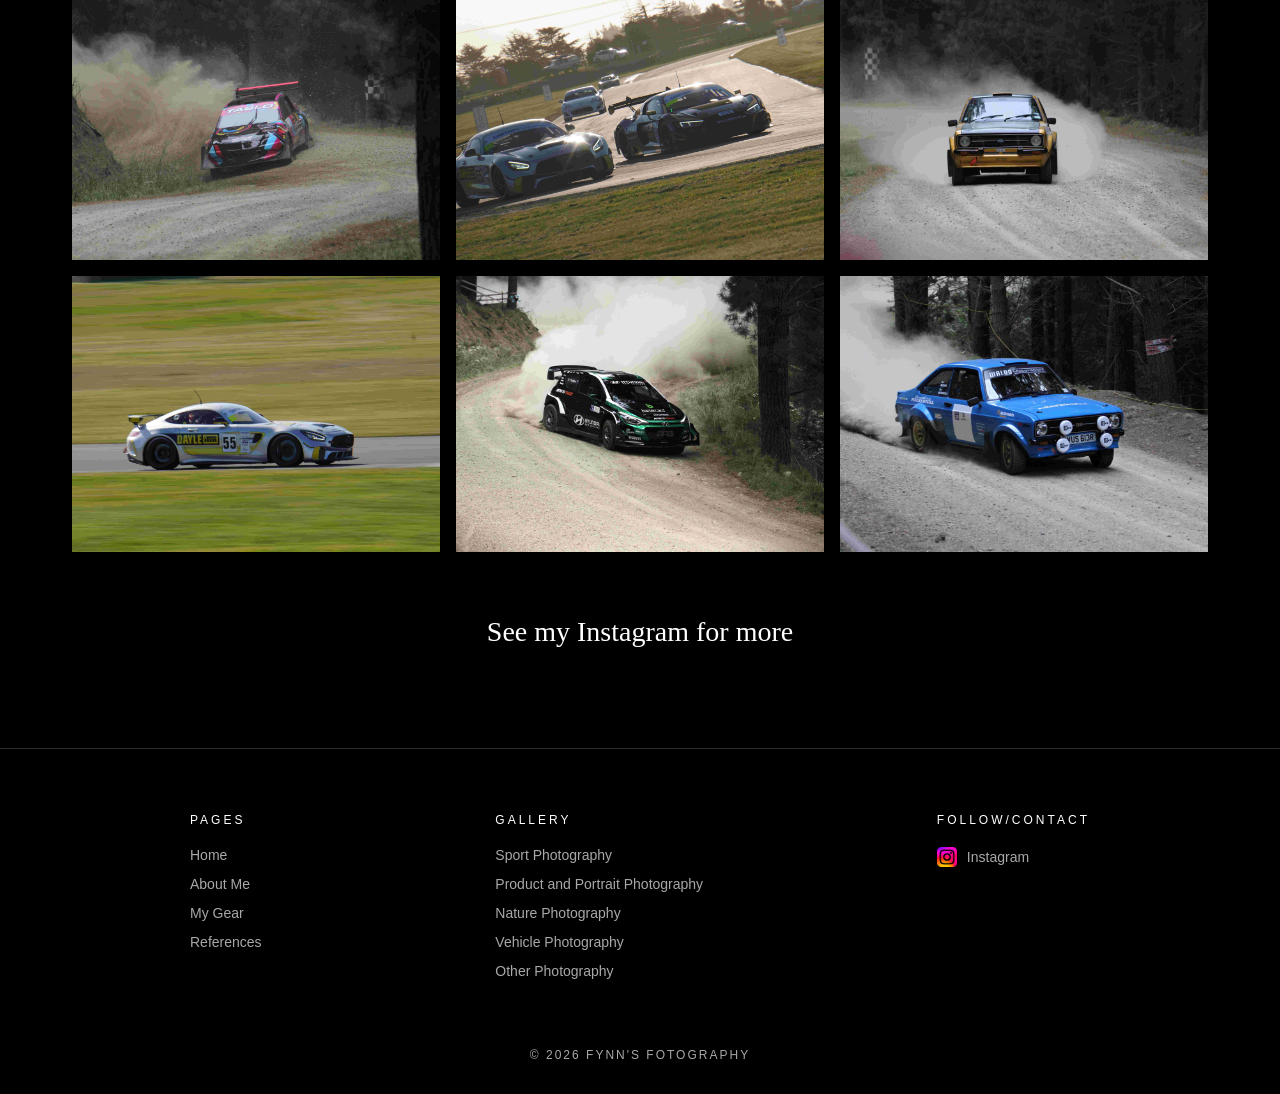
<file: vehicle.html>
<!DOCTYPE html>
<html lang="en">
<head>
  <meta charset="utf-8">
  <meta name="viewport" content="width=device-width, initial-scale=1">
  <title>Vehicle Photography | Fynn's Fotography</title>
  <link rel="stylesheet" href="style.css">
</head>
<body>

  <!-- top bar -->
  <header id="header">
    <button id="open-menu" class="menu-button">
      <span class="menu-icon"></span>
      Menu
    </button>
    <a href="index.html" class="logo">Fynn's Fotography</a>
  </header>

  <!-- dark background behind the menu -->
  <div id="overlay"></div>

  <!-- sliding menu -->
  <nav id="menu">
    <button id="close-menu" class="close-button">
      <span class="close-icon"></span>
      Close
    </button>

    <ul>
      <li><a href="index.html">Home<span class="arrow"></span></a></li>
      <li><a href="about.html">About Me<span class="arrow"></span></a></li>
      <li><a href="gear.html">My Gear<span class="arrow"></span></a></li>
      <li class="has-sub">
        <a href="#" id="gallery-link">Gallery<span class="arrow"></span></a>

        <!-- second panel that slides out to the right -->
        <div class="sub">
          <ul>
            <li><a href="sport.html">Sport Photography<span class="arrow"></span></a></li>
            <li><a href="product.html">Product and Portrait Photography<span class="arrow"></span></a></li>
            <li><a href="nature.html">Nature Photography<span class="arrow"></span></a></li>
            <li><a href="vehicle.html">Vehicle Photography<span class="arrow"></span></a></li>
            <li><a href="other.html">Other Photography<span class="arrow"></span></a></li>
          </ul>
        </div>
      </li>
    </ul>
  </nav>

  <!-- cover picture -->
  <section class="cover cover-vehicle">
    <h1>Vehicle Photography</h1>
    <a href="#content" class="scroll-arrow"></a>
  </section>

  <!-- 6 photos in a grid -->
  <section id="content" class="page-section">
    <div class="photo-grid">
      <img src="images/vehicle1.jpg" alt="Vehicle Photography 1">
      <img src="images/vehicle2.jpg" alt="Vehicle Photography 2">
      <img src="images/vehicle3.jpg" alt="Vehicle Photography 3">
      <img src="images/vehicle4.jpg" alt="Vehicle Photography 4">
      <img src="images/vehicle5.jpg" alt="Vehicle Photography 5">
      <img src="images/vehicle6.jpg" alt="Vehicle Photography 6">
      <img src="images/vehicle7.jpg" alt="Vehicle Photography 7">
      <img src="images/vehicle8.jpg" alt="Vehicle Photography 8">
      <img src="images/vehicle9.jpg" alt="Vehicle Photography 9">
      <img src="images/vehicle10.jpg" alt="Vehicle Photography 10">
      <img src="images/vehicle11.jpg" alt="Vehicle Photography 11">
      <img src="images/vehicle12.jpg" alt="Vehicle Photography 12">
    </div>

    <h2 class="more-heading">
      <a href="https://www.instagram.com/fynnsfotography/?hl=en" target="_blank" rel="noopener">See my Instagram for more</a>
    </h2>
  </section>

  <footer>
    <div class="footer-links">

      <div class="footer-column">
        <h3>Pages</h3>
        <a href="index.html">Home</a>
        <a href="about.html">About Me</a>
        <a href="gear.html">My Gear</a>
        <a href="references.html">References</a>
      </div>

      <div class="footer-column">
        <h3>Gallery</h3>
        <a href="sport.html">Sport Photography</a>
        <a href="product.html">Product and Portrait Photography</a>
        <a href="nature.html">Nature Photography</a>
        <a href="vehicle.html">Vehicle Photography</a>
        <a href="other.html">Other Photography</a>
      </div>

      <div class="footer-column">
        <h3>Follow/contact</h3>
        <a href="https://www.instagram.com/fynnsfotography/?hl=en" target="_blank" rel="noopener" class="insta-link">
          <img src="images/insta.png" alt="" class="insta-logo">
          Instagram
        </a>
      </div>

    </div>

    <p class="copyright">&copy; 2026 Fynn's Fotography</p>
  </footer>

  <script src="script.js"></script>
</body>
</html>
</file>
<file: style.css>
/* ---------- basics ---------- */

* {
  margin: 0;
  padding: 0;
  box-sizing: border-box;
}

html {
  scroll-behavior: smooth;
}

body {
  font-family: Helvetica, Arial, sans-serif;
  color: #ffffff;
  background-color: #000000;
}

a {
  color: inherit;
  text-decoration: none;
}


/* ---------- header ---------- */

header {
  position: fixed;
  top: 0;
  left: 0;
  width: 100%;
  height: 72px;
  padding: 0 32px;
  display: flex;
  align-items: center;
  color: #ffffff;
  z-index: 20;
}

.menu-button {
  background: none;
  border: none;
  color: inherit;
  font-size: 12px;
  letter-spacing: 3px;
  text-transform: uppercase;
  cursor: pointer;
  display: flex;
  align-items: center;
  gap: 14px;
}

.menu-icon {
  display: block;
  width: 22px;
  height: 9px;
  border-top: 1px solid currentColor;
  border-bottom: 1px solid currentColor;
}

.logo {
  position: absolute;
  left: 50%;
  margin-left: -100px;
  width: 200px;
  text-align: center;
  font-family: Georgia, serif;
  font-size: 15px;
  letter-spacing: 4px;
  text-transform: uppercase;
}


/* ---------- sliding menu ---------- */

#overlay {
  position: fixed;
  top: 0;
  left: 0;
  width: 100%;
  height: 100%;
  background-color: rgba(0, 0, 0, 0.45);
  opacity: 0;
  pointer-events: none;
  transition: opacity 0.4s;
  z-index: 30;
}

#overlay.open {
  opacity: 1;
  pointer-events: auto;
}

nav {
  position: fixed;
  top: 0;
  left: -460px;           /* hidden off the side of the screen */
  width: 440px;
  max-width: 85%;
  height: 100%;
  padding: 28px 48px;
  background-color: #ffffff;
  color: #111111;
  z-index: 40;
  transition: left 0.5s ease;
}

nav.open {
  left: 0;                /* slides in */
}

/* menu always keeps its own colours, whatever the page theme is */
nav,
nav a,
nav button {
  color: #111111;
}

.close-button {
  background: none;
  border: none;
  color: #111111;
  font-size: 12px;
  letter-spacing: 3px;
  text-transform: uppercase;
  cursor: pointer;
  display: flex;
  align-items: center;
  gap: 14px;
}

/* the X is made from two lines */
.close-icon {
  position: relative;
  display: block;
  width: 22px;
  height: 22px;
}

.close-icon::before,
.close-icon::after {
  content: "";
  position: absolute;
  top: 10px;
  left: 0;
  width: 22px;
  border-top: 1px solid #111111;
}

.close-icon::before {
  transform: rotate(45deg);
}

.close-icon::after {
  transform: rotate(-45deg);
}

/* rows stretch to the edge of the menu so hover carries over to the sub panel */
nav > ul {
  list-style: none;
  margin: 150px -48px 0;
}

nav > ul > li {
  padding: 0 48px;
}

nav li {
  margin-bottom: 34px;
}

nav li a {
  position: relative;
  display: inline-flex;
  align-items: center;
  gap: 16px;
  padding-bottom: 6px;
  font-family: Georgia, serif;
  font-size: 30px;
}

/* the underline, starts at 0 width */
nav li a::after {
  content: "";
  position: absolute;
  left: 0;
  bottom: 0;
  width: 0;
  height: 1px;
  background-color: #111111;
  transition: width 0.35s;
}

nav li a:hover::after {
  width: 100%;
}

/* the little > arrow, hidden until hover */
.arrow {
  display: block;
  width: 9px;
  height: 9px;
  border-top: 1px solid #111111;
  border-right: 1px solid #111111;
  transform: rotate(45deg);
  opacity: 0;
  margin-left: -10px;
  transition: opacity 0.3s, margin-left 0.3s;
}

nav li a:hover .arrow {
  opacity: 1;
  margin-left: 0;
}


/* ---------- gallery sub panel ---------- */

.sub {
  position: absolute;
  top: 0;
  left: 100%;             /* sits right next to the menu */
  width: 400px;
  max-width: 80vw;
  height: 100%;
  padding: 28px 48px;
  background-color: #ffffff;
  border-left: 1px solid #e6e6e6;
  opacity: 0;
  visibility: hidden;
  transform: translateX(-30px);
  transition: opacity 0.3s, transform 0.4s ease, visibility 0.3s;
}

.sub ul {
  list-style: none;
  margin-top: 150px;
}

.sub li {
  margin-bottom: 26px;
}

.sub li a {
  font-size: 22px;
}

/* the javascript adds .open when Gallery is hovered or clicked, and it stays until closed */
.has-sub.open > .sub {
  opacity: 1;
  visibility: visible;
  transform: none;
}

/* safety: when the main menu is closed the sub panel is always hidden */
nav:not(.open) .has-sub .sub {
  opacity: 0;
  visibility: hidden;
  pointer-events: none;
  transform: translateX(-30px);
}

/* keep Gallery underlined with its arrow while the panel is open */
.has-sub.open > a::after {
  width: 100%;
}

.has-sub.open > a .arrow {
  opacity: 1;
  margin-left: 0;
}


/* ---------- cover ---------- */

.cover {
  position: relative;
  height: 100vh;
  min-height: 520px;
  background-color: #222222;
  background-size: cover;
  background-position: center;
  background-repeat: no-repeat;
  display: flex;
  align-items: center;
  justify-content: center;
  text-align: center;
  color: #ffffff;
}

/* a different cover picture for each page: the page's own class picks one */
.cover-index   { background-image: url("images/coverindex.jpg"); }
.cover-about   { background-image: url("images/coverabout.jpg"); }
.cover-mygear  { background-image: url("images/covergear.jpg"); }
.cover-sports  { background-image: url("images/coversport.jpg"); }
.cover-product { background-image: url("images/coverproduct.jpg"); }
.cover-nature  { background-image: url("images/covernature.jpg"); }
.cover-vehicle { background-image: url("images/covervehicle.jpg"); }
.cover-other   { background-image: url("images/coverother.jpg"); }
.cover-references { background-image: url("images/coverreferences.jpg"); }

/* slightly darkens the picture so the title is easier to read */
.cover::before {
  content: "";
  position: absolute;
  top: 0;
  left: 0;
  width: 100%;
  height: 100%;
  background-color: rgba(0, 0, 0, 0.3);
}

.cover h1 {
  position: relative;
  padding: 0 24px;
  font-family: Georgia, serif;
  font-weight: normal;
  font-size: 80px;
  letter-spacing: 2px;
}

/* down arrow at the bottom */
.scroll-arrow {
  position: absolute;
  bottom: 36px;
  left: 50%;
  width: 20px;
  height: 20px;
  margin-left: -10px;
  border-right: 1px solid #ffffff;
  border-bottom: 1px solid #ffffff;
  transform: rotate(45deg);
  animation: bounce 2s infinite;
}

@keyframes bounce {
  0%   { bottom: 36px; }
  50%  { bottom: 26px; }
  100% { bottom: 36px; }
}


/* ---------- intro section ---------- */

.intro {
  max-width: 720px;
  margin: 0 auto;
  padding: 120px 24px;
  text-align: center;
}

.intro h2 {
  margin-bottom: 28px;
  font-family: Georgia, serif;
  font-weight: normal;
  font-size: 40px;
}

.intro p {
  font-size: 16px;
  line-height: 1.8;
  color: #a8a8a8;
}


/* ---------- inner pages ---------- */

.page-section {
  max-width: 1200px;
  margin: 0 auto;
  padding: 100px 32px;
}

/* gallery pages: 6 photos, 3 across */
.photo-grid {
  display: grid;
  grid-template-columns: repeat(3, 1fr);
  gap: 16px;
}

.photo-grid img {
  display: block;
  width: 100%;
  aspect-ratio: 4 / 3;
  object-fit: cover;
}

.more-heading {
  margin-top: 64px;
  text-align: center;
  font-family: Georgia, serif;
  font-weight: normal;
  font-size: 28px;
}

.more-heading a {
  padding-bottom: 6px;
  border-bottom: 1px solid transparent;
  transition: border-color 0.3s;
}

.more-heading a:hover {
  border-bottom-color: #ffffff;
}

/* text boxes (about me, references) */
.text-box {
  padding: 48px;
  border: 1px solid #2a2a2a;
  line-height: 1.8;
  color: #a8a8a8;
}

.text-box h2 {
  margin-bottom: 24px;
  font-family: Georgia, serif;
  font-weight: normal;
  font-size: 32px;
  color: #ffffff;
}

.text-box p {
  margin-bottom: 20px;
}

/* references: one big box that takes most of the screen */
.reference-box {
  min-height: 80vh;
}

/* about me: portrait on the left, text on the right */
.about-layout {
  display: flex;
  align-items: stretch;
  gap: 48px;
}

.about-image {
  display: block;
  width: 40%;
  object-fit: cover;
}

.about-layout .text-box {
  flex: 1;
}

/* my gear: 5 square pictures in a row */
.gear-row {
  display: flex;
  gap: 20px;
}

.gear-item {
  flex: 1;
  min-width: 0;
}

.gear-item img {
  display: block;
  width: 100%;
  aspect-ratio: 1 / 1;
  object-fit: cover;
}

.gear-item p {
  margin-top: 12px;
  padding: 12px;
  border: 1px solid #2a2a2a;
  font-size: 13px;
  line-height: 1.6;
  color: #a8a8a8;
}


/* ---------- footer ---------- */

footer {
  padding: 64px 32px 32px;
  border-top: 1px solid #2a2a2a;
  color: #a8a8a8;
}

.footer-links {
  max-width: 900px;
  margin: 0 auto 56px;
  display: flex;
  justify-content: space-between;
  gap: 40px;
}

.footer-column h3 {
  margin-bottom: 20px;
  font-size: 12px;
  font-weight: normal;
  letter-spacing: 3px;
  text-transform: uppercase;
  color: #ffffff;
}

.footer-column a {
  display: block;
  width: fit-content;
  margin-bottom: 12px;
  font-size: 14px;
  color: #a8a8a8;
  border-bottom: 1px solid transparent;
  transition: color 0.3s, border-color 0.3s;
}

.footer-column a:hover {
  color: #ffffff;
  border-bottom-color: #ffffff;
}

/* instagram link with its small logo */
.insta-link {
  display: flex !important;
  align-items: center;
  gap: 10px;
}

.insta-logo {
  display: block;
  width: 20px;
  height: 20px;
  object-fit: cover;
}

.copyright {
  text-align: center;
  font-size: 12px;
  letter-spacing: 2px;
  text-transform: uppercase;
}


/* ---------- small screens ---------- */

@media (max-width: 700px) {
  .cover h1 {
    font-size: 42px;
  }

  header {
    padding: 0 20px;
  }

  .logo {
    display: none;
  }

  .footer-links {
    flex-direction: column;
    gap: 32px;
  }

  .sub {
    left: 0;
    width: 100%;
    max-width: none;
    border-left: none;
  }
}


@media (max-width: 900px) {
  .photo-grid {
    grid-template-columns: repeat(2, 1fr);
  }

  .gear-row {
    flex-wrap: wrap;
  }

  .gear-item {
    flex: 0 0 calc(50% - 10px);
  }
}

@media (max-width: 600px) {
  .photo-grid {
    grid-template-columns: 1fr;
  }

  .about-layout {
    flex-direction: column;
  }

  .about-image {
    width: 100%;
  }

  .text-box {
    padding: 28px;
  }
}
</file>
